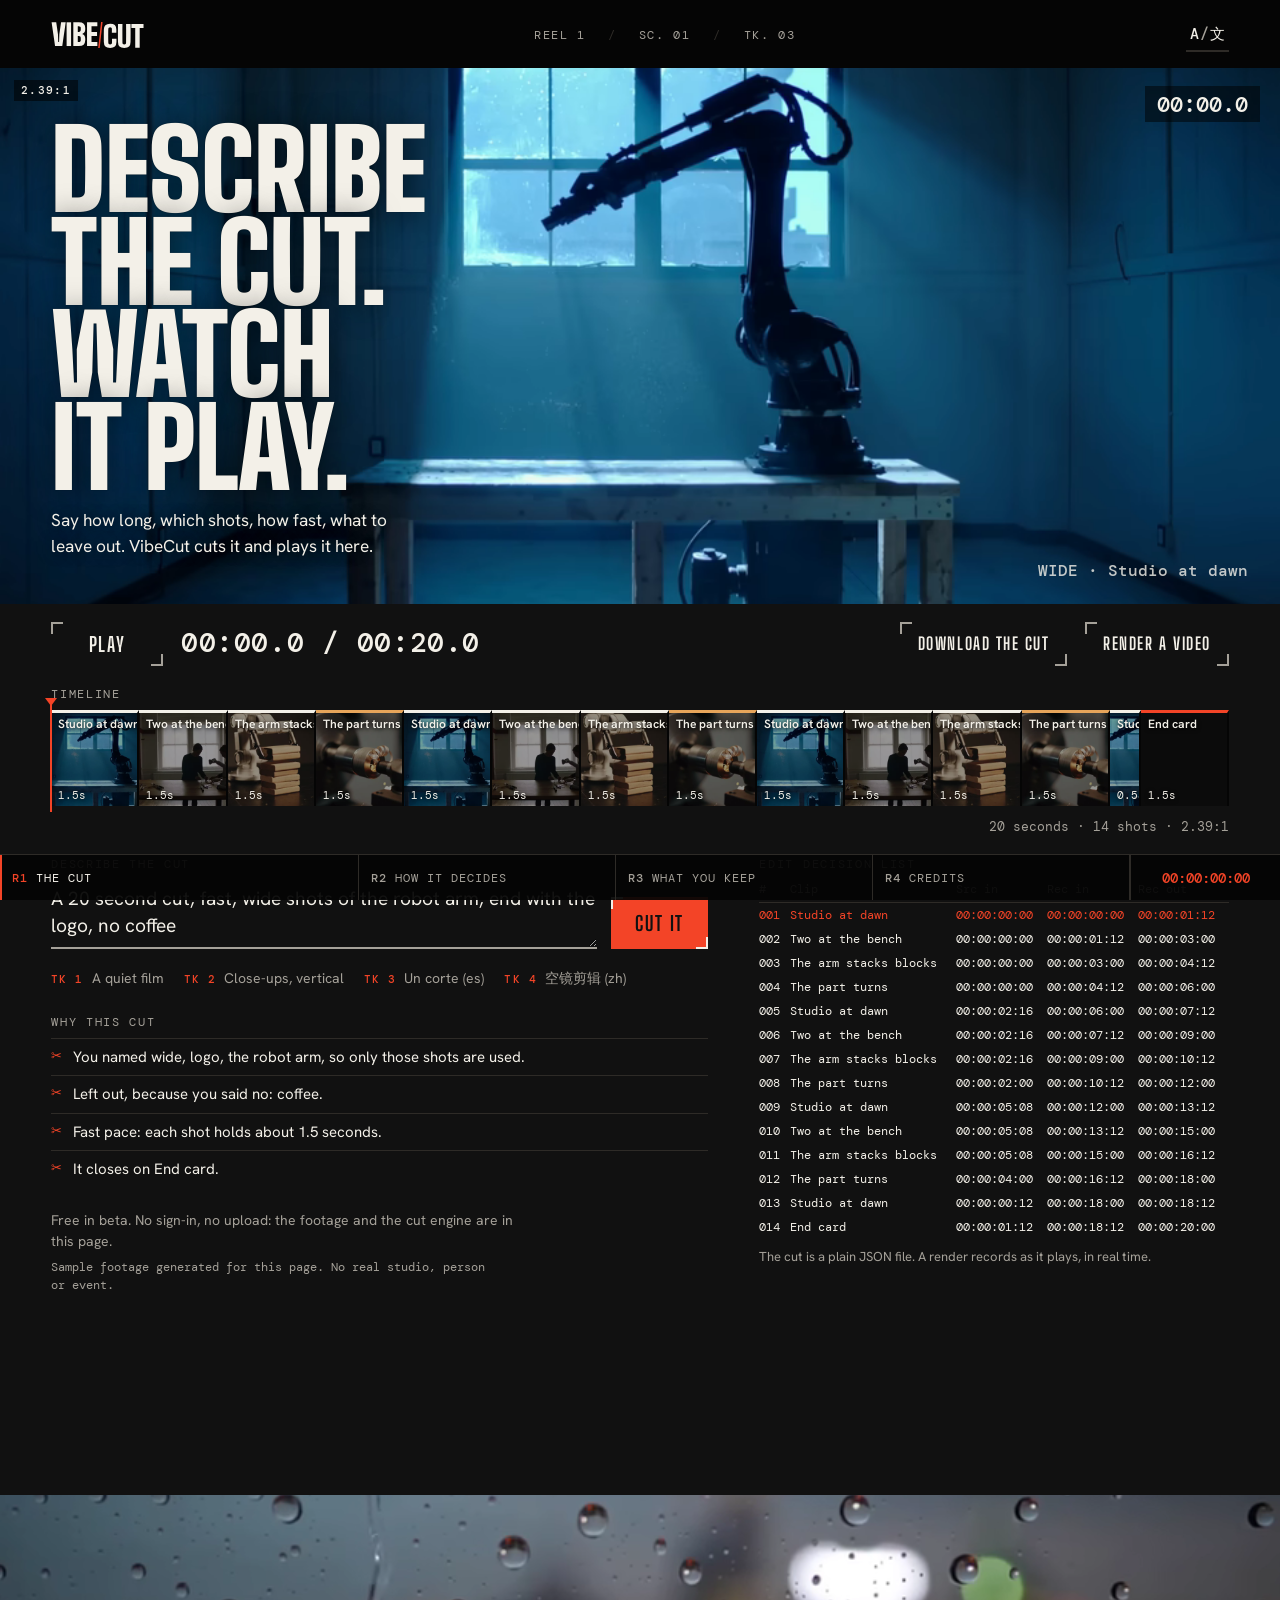
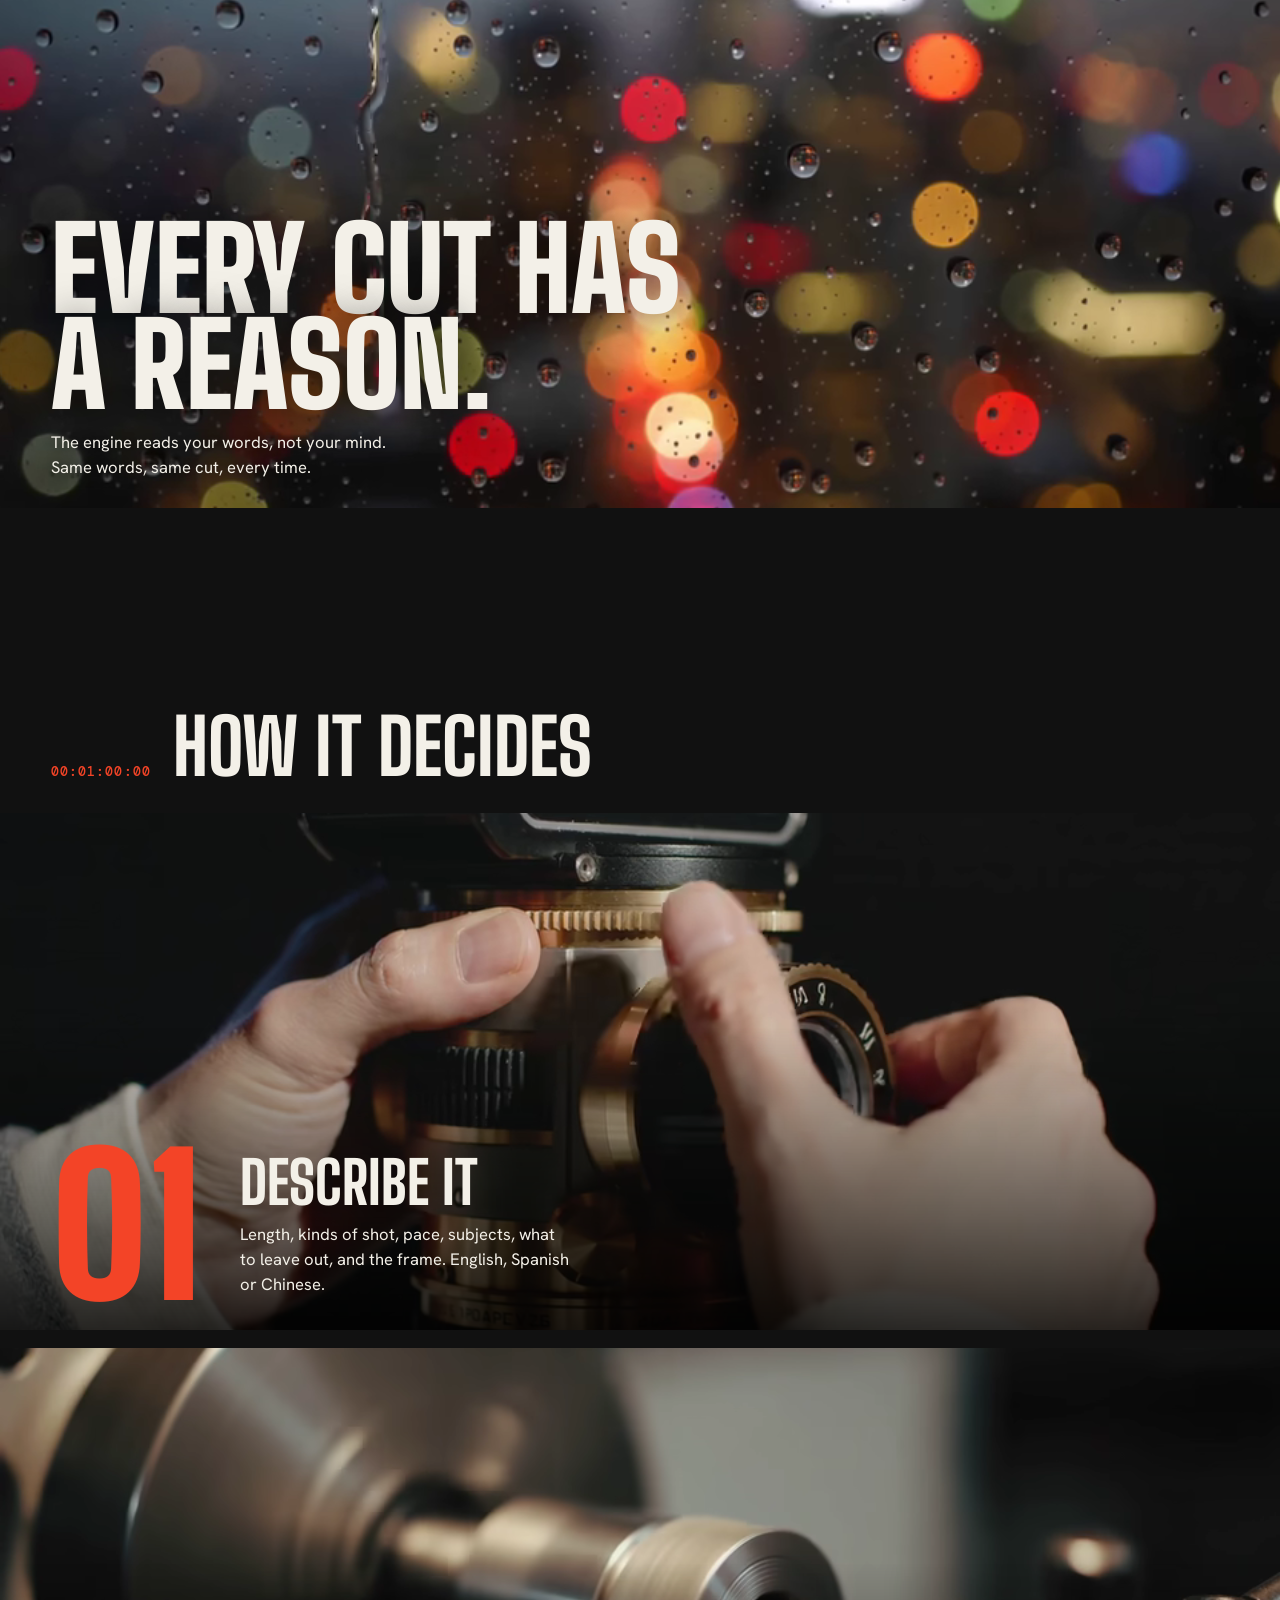
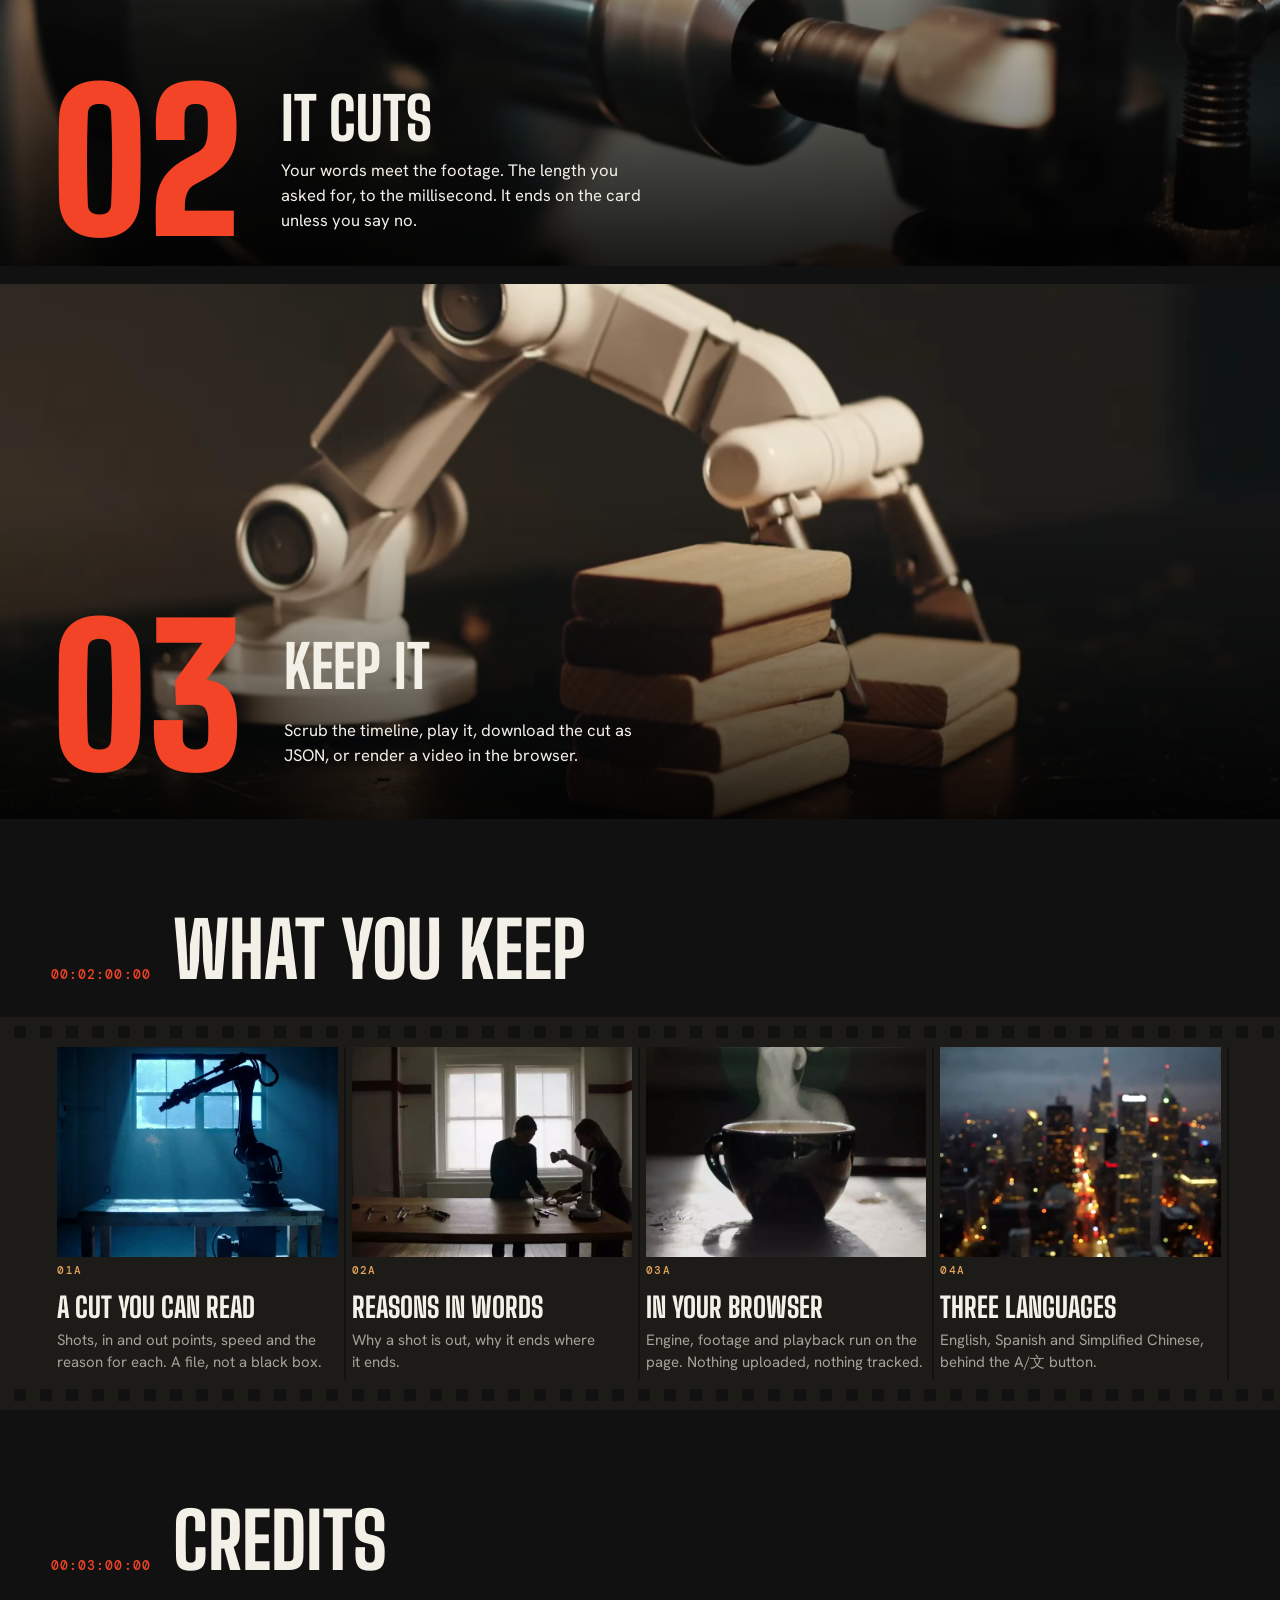
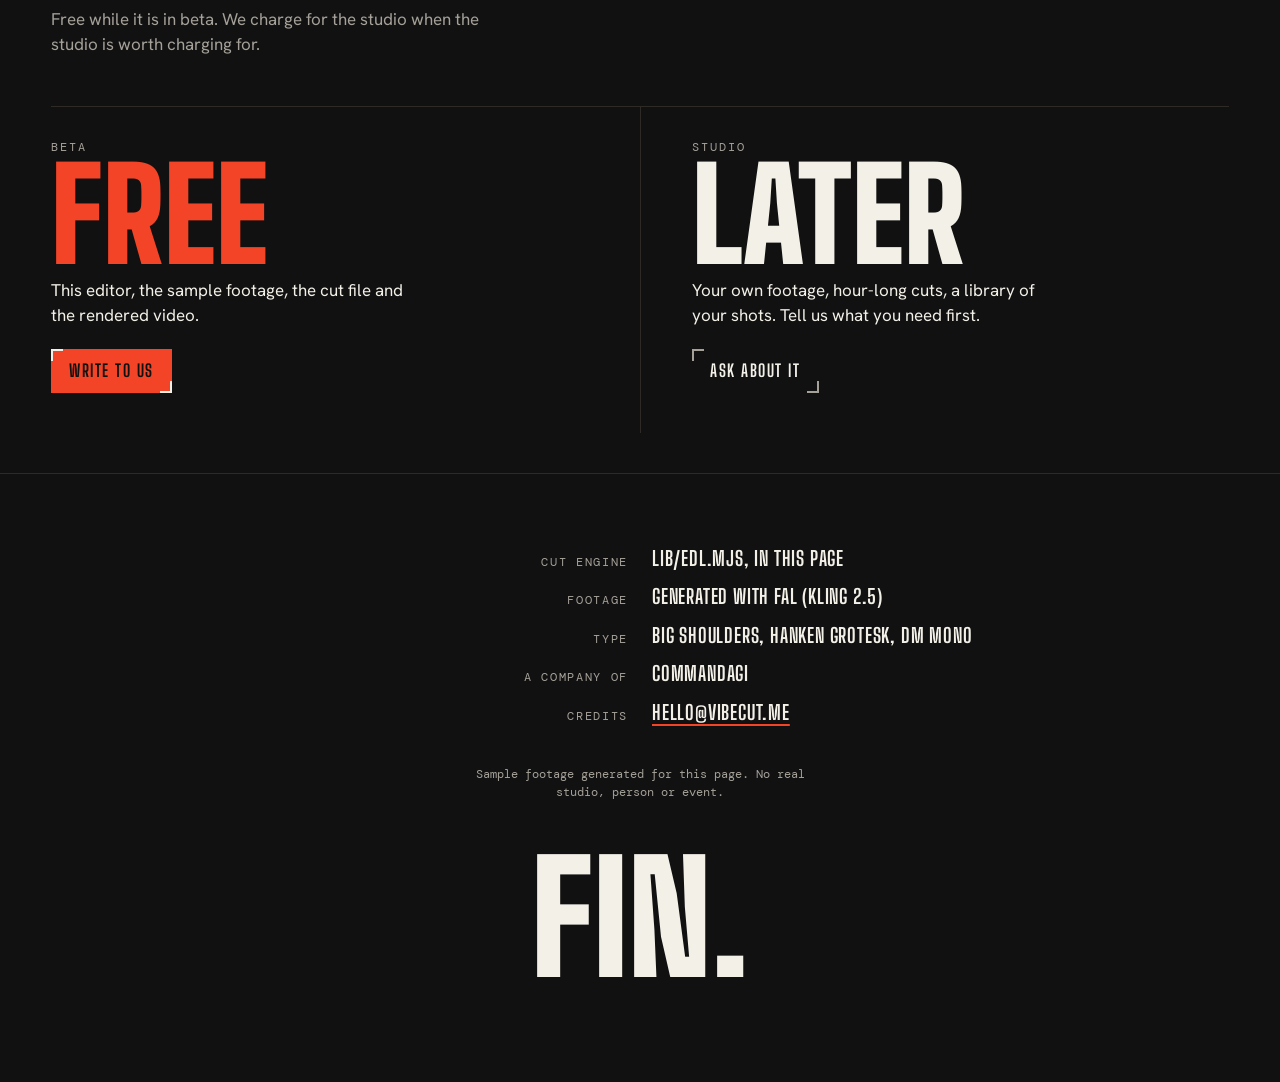
<file: index.html>
<!doctype html>
<html lang="en">
<head>
<meta charset="utf-8">
<meta name="viewport" content="width=device-width, initial-scale=1">
<meta http-equiv="Content-Security-Policy" content="default-src 'self'; script-src 'self'; style-src 'self' 'unsafe-inline'; img-src 'self' data: blob:; media-src 'self' blob:; font-src 'self'; connect-src 'none'; object-src 'none'; base-uri 'none'; form-action 'none'">
<title>VibeCut: cut video by description</title>
<meta name="description" content="VibeCut is a browser-native video editor. Describe the cut — the length, the shots, the pace, what to leave out — and it builds the edit and plays it. Nothing is uploaded.">
<meta name="theme-color" content="#101010">
<meta property="og:title" content="VibeCut: cut video by description">
<meta property="og:description" content="VibeCut is a browser-native video editor. Describe the cut — the length, the shots, the pace, what to leave out — and it builds the edit and plays it. Nothing is uploaded.">
<meta property="og:image" content="https://vibecut.commandagi.app/og.png">
<meta property="og:url" content="https://vibecut.commandagi.app/">
<meta name="twitter:card" content="summary_large_image">
<link rel="canonical" href="https://vibecut.commandagi.app/">
<link rel="alternate" hreflang="en" href="https://vibecut.commandagi.app/">
<link rel="alternate" hreflang="es" href="https://vibecut.commandagi.app/es/">
<link rel="alternate" hreflang="zh-Hans" href="https://vibecut.commandagi.app/zh/">
<link rel="alternate" hreflang="x-default" href="https://vibecut.commandagi.app/">
<link rel="preload" href="fonts/big-shoulders-latin.woff2" as="font" type="font/woff2" crossorigin>
<link rel="preload" href="fonts/hanken-latin.woff2" as="font" type="font/woff2" crossorigin>
<link rel="stylesheet" href="style.css">
<link rel="icon" href="mark.svg" type="image/svg+xml">
<link rel="apple-touch-icon" href="touch-icon.png">
</head>
<body data-locale="en" data-root="">
<a class="skip" href="#main">Skip to the content</a>

<header class="slate">
  <a class="brand" href="./" aria-label="VibeCut, home"><img src="wordmark.svg" alt="VibeCut" width="114" height="32"></a>
  <p class="slate__meta" aria-hidden="true"><span>Reel 1</span><span>Sc. 01</span><span>Tk. 03</span></p>
  <button class="lang-btn" type="button" aria-haspopup="dialog" aria-label="Language">
    <span class="lang-btn__glyph" aria-hidden="true">A<span>/</span><span lang="zh-Hans">文</span></span>
  </button>
</header>

<dialog id="lang" aria-label="Language">
  <h2>Language</h2>
  <ul>
    <li><a href="/" hreflang="en" lang="en">English</a></li>
    <li><a href="/es/" hreflang="es" lang="es">Español</a></li>
    <li><a href="/zh/" hreflang="zh-Hans" lang="zh-Hans">简体中文</a></li>
  </ul>
  <button class="key" type="button" data-close>Close</button>
</dialog>

<main id="main">
  <section class="screening" id="cut" aria-labelledby="title">
    <div class="screen-well">
      <div class="screen" id="screen" data-frame="scope">
        <canvas id="preview" width="1280" height="536" aria-label="Describe the cut. Watch it play."></canvas>
        <p class="frame-tag" aria-hidden="true"><span id="frame-name">2.39:1</span></p>
      </div>
      <div class="title-card">
        <h1 id="title">Describe the cut. Watch it play.</h1>
        <p class="lede">Say how long, which shots, how fast, what to leave out. VibeCut cuts it and plays it here.</p>
      </div>
    </div>

    <div class="deck">
      <div class="transport">
        <button class="key key--play" type="button" id="play">Play</button>
        <output class="clock" id="clock" aria-live="off">00:00.0 / 00:20</output>
        <button class="key" type="button" id="download">Download the cut</button>
        <button class="key" type="button" id="export">Render a video</button>
      </div>

      <div class="timeline-shell">
        <p class="rule-label" id="timeline-label">Timeline</p>
        <div class="timeline" id="timeline" role="group" aria-labelledby="timeline-label"></div>
      </div>

      <form class="cmd" id="cut-form">
        <label for="description">Describe the cut</label>
        <div class="cmd__row">
          <textarea id="description" name="description" rows="2">A 20 second cut, fast, wide shots of the robot arm, end with the logo, no coffee</textarea>
          <button class="key key--cut" type="submit">Cut it</button>
        </div>
        <div class="takes" role="group" aria-label="Takes">
          <button type="button" data-preset="A quiet 30 second film of the studio at dawn, slow, no city"><span aria-hidden="true">TK 1</span> A quiet film</button>
          <button type="button" data-preset="15 seconds of close-ups, the hands and the lens, slow motion, vertical"><span aria-hidden="true">TK 2</span> Close-ups, vertical</button>
          <button type="button" data-preset="Un corte de 20 segundos del brazo robot, rápido, sin café, cuadrado"><span aria-hidden="true">TK 3</span> Un corte (es)</button>
          <button type="button" data-preset="25 秒，全景，城市，快剪，不要咖啡"><span aria-hidden="true">TK 4</span> 空镜剪辑 (zh)</button>
        </div>
      </form>

      <p class="summary" id="summary" role="status"></p>

      <div class="notes">
        <div class="why">
          <h2>Why this cut</h2>
          <ul id="why"></ul>
        </div>
        <div class="edl-wrap">
          <h2>Edit decision list</h2>
          <table class="edl" id="edl"></table>
          <p class="save-note">The cut is a plain JSON file. A render records as it plays, in real time.</p>
        </div>
      </div>

      <p class="fine">Free in beta. No sign-in, no upload: the footage and the cut engine are in this page. <span class="disclose">Sample footage generated for this page. No real studio, person or event.</span></p>
      <p id="lang-hint" hidden><a href="/"></a></p>
    </div>
  </section>

  <section class="interstitial" aria-labelledby="reason">
    <div class="interstitial__picture"><video class="loop " muted loop playsinline preload="none" poster="media/city-night.webp" aria-hidden="true" tabindex="-1">
        <source src="media/city-night.webm" type='video/webm; codecs="av01.0.05M.08"'>
        <source src="media/city-night.mp4" type="video/mp4">
      </video></div>
    <div class="interstitial__words">
      <h2 id="reason">Every cut has a reason.</h2>
      <p>The engine reads your words, not your mind. Same words, same cut, every time.</p>
    </div>
  </section>

  <section class="plates" id="how" aria-labelledby="how-h">
    <h2 class="section-title" id="how-h"><span class="tc" aria-hidden="true">00:01:00:00</span>How it decides</h2>
    <ol>
      <li class="plate">
        <div class="plate__picture"><video class="loop " muted loop playsinline preload="none" poster="media/lens-hands.webp" aria-hidden="true" tabindex="-1">
        <source src="media/lens-hands.webm" type='video/webm; codecs="av01.0.05M.08"'>
        <source src="media/lens-hands.mp4" type="video/mp4">
      </video></div>
        <div class="plate__words">
          <p class="plate__num" aria-hidden="true">01</p>
          <h3>Describe it</h3>
          <p>Length, kinds of shot, pace, subjects, what to leave out, and the frame. English, Spanish or Chinese.</p>
        </div>
      </li>
      <li class="plate">
        <div class="plate__picture"><video class="loop " muted loop playsinline preload="none" poster="media/lathe-turn.webp" aria-hidden="true" tabindex="-1">
        <source src="media/lathe-turn.webm" type='video/webm; codecs="av01.0.05M.08"'>
        <source src="media/lathe-turn.mp4" type="video/mp4">
      </video></div>
        <div class="plate__words">
          <p class="plate__num" aria-hidden="true">02</p>
          <h3>It cuts</h3>
          <p>Your words meet the footage. The length you asked for, to the millisecond. It ends on the card unless you say no.</p>
        </div>
      </li>
      <li class="plate">
        <div class="plate__picture"><video class="loop " muted loop playsinline preload="none" poster="media/arm-stack.webp" aria-hidden="true" tabindex="-1">
        <source src="media/arm-stack.webm" type='video/webm; codecs="av01.0.05M.08"'>
        <source src="media/arm-stack.mp4" type="video/mp4">
      </video></div>
        <div class="plate__words">
          <p class="plate__num" aria-hidden="true">03</p>
          <h3>Keep it</h3>
          <p>Scrub the timeline, play it, download the cut as JSON, or render a video in the browser.</p>
        </div>
      </li>
    </ol>
  </section>

  <section class="contact" id="what" aria-labelledby="what-h">
    <h2 class="section-title" id="what-h"><span class="tc" aria-hidden="true">00:02:00:00</span>What you keep</h2>
    <ul class="strip">
      <li class="frame">
        <img src="media/dawn-studio.webp" alt="" width="960" height="540" loading="lazy" decoding="async">
        <p class="frame__no" aria-hidden="true">01A</p>
        <h3>A cut you can read</h3>
        <p>Shots, in and out points, speed and the reason for each. A file, not a black box.</p>
      </li>
      <li class="frame">
        <img src="media/studio-wide.webp" alt="" width="960" height="540" loading="lazy" decoding="async">
        <p class="frame__no" aria-hidden="true">02A</p>
        <h3>Reasons in words</h3>
        <p>Why a shot is out, why it ends where it ends.</p>
      </li>
      <li class="frame">
        <img src="media/coffee-steam.webp" alt="" width="960" height="540" loading="lazy" decoding="async">
        <p class="frame__no" aria-hidden="true">03A</p>
        <h3>In your browser</h3>
        <p>Engine, footage and playback run on the page. Nothing uploaded, nothing tracked.</p>
      </li>
      <li class="frame">
        <img src="media/city-night.webp" alt="" width="960" height="540" loading="lazy" decoding="async">
        <p class="frame__no" aria-hidden="true">04A</p>
        <h3>Three languages</h3>
        <p>English, Spanish and Simplified Chinese, behind the A/文 button.</p>
      </li>
    </ul>
  </section>

  <section class="credits" id="pricing" aria-labelledby="credits-h">
    <h2 class="section-title" id="credits-h"><span class="tc" aria-hidden="true">00:03:00:00</span>Credits</h2>
    <p class="credits__sub">Free while it is in beta. We charge for the studio when the studio is worth charging for.</p>
    <div class="billing">
      <div class="bill">
        <h3>Beta</h3>
        <p class="bill__price">Free</p>
        <p>This editor, the sample footage, the cut file and the rendered video.</p>
        <a class="key key--cut" href="mailto:hello@vibecut.me">Write to us</a>
      </div>
      <div class="bill">
        <h3>Studio</h3>
        <p class="bill__price">Later</p>
        <p>Your own footage, hour-long cuts, a library of your shots. Tell us what you need first.</p>
        <a class="key" href="mailto:hello@vibecut.me?subject=VibeCut%20Studio">Ask about it</a>
      </div>
    </div>
  </section>
</main>

<footer class="roll">
  <dl>
    <div><dt>Cut engine</dt><dd>lib/edl.mjs, in this page</dd></div>
    <div><dt>Footage</dt><dd>generated with fal (Kling 2.5)</dd></div>
    <div><dt>Type</dt><dd>Big Shoulders, Hanken Grotesk, DM Mono</dd></div>
    <div><dt>A company of</dt><dd>CommandAGI</dd></div>
    <div><dt>Credits</dt><dd><a href="mailto:hello@vibecut.me">hello@vibecut.me</a></dd></div>
  </dl>
  <p class="disclose">Sample footage generated for this page. No real studio, person or event.</p>
  <p class="fin">Fin.</p>
</footer>

<nav class="reel" aria-label="Site">
  <ol class="reel__track">
    <li><a href="#cut"><span class="reel__no" aria-hidden="true">R1</span> <span class="reel__label">The cut</span></a></li>
    <li><a href="#how"><span class="reel__no" aria-hidden="true">R2</span> <span class="reel__label">How it decides</span></a></li>
    <li><a href="#what"><span class="reel__no" aria-hidden="true">R3</span> <span class="reel__label">What you keep</span></a></li>
    <li><a href="#pricing"><span class="reel__no" aria-hidden="true">R4</span> <span class="reel__label">Credits</span></a></li>
  </ol>
  <span class="reel__head" aria-hidden="true"></span>
  <span class="reel__tc" id="scroll-tc" aria-hidden="true">00:00:00:00</span>
</nav>

<script type="module" src="app/lang.mjs"></script>
<script type="module" src="app/reels.mjs"></script>
<script type="module" src="app/app.mjs"></script>
</body>
</html>
</file>
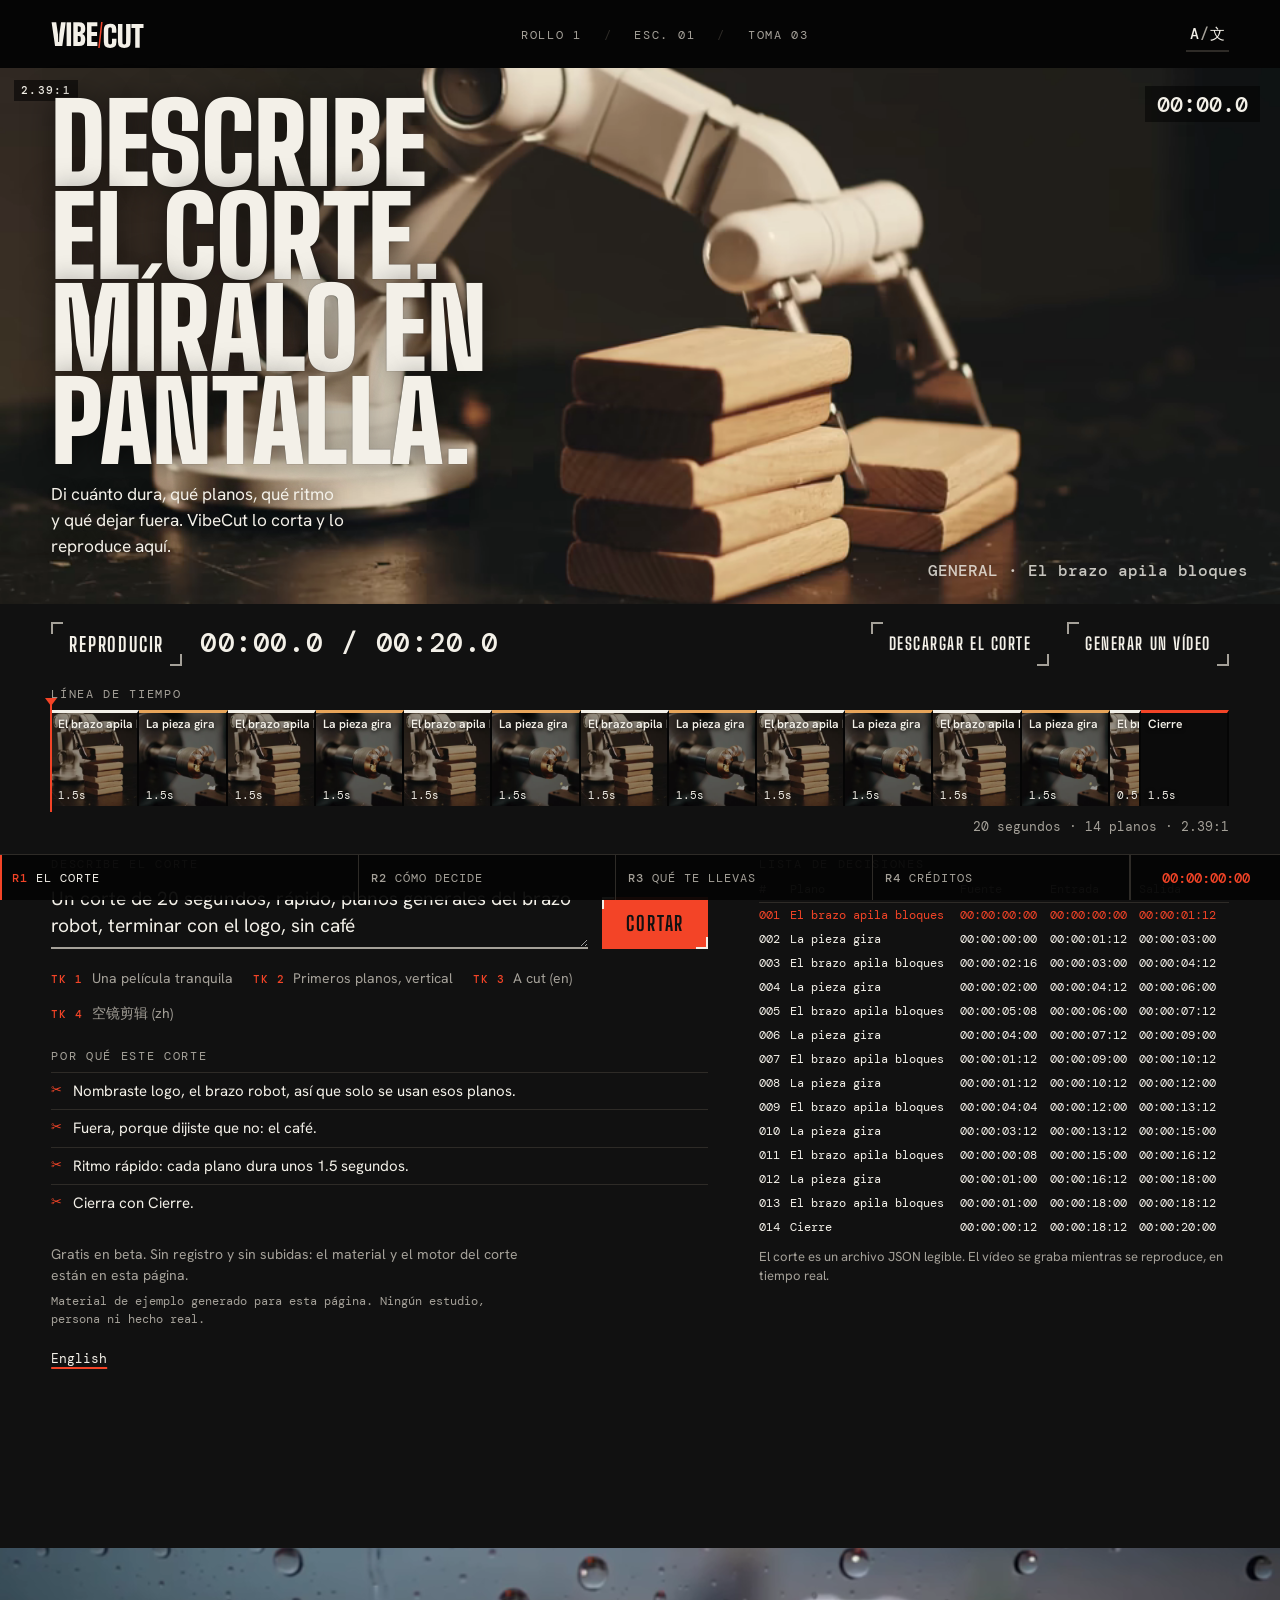
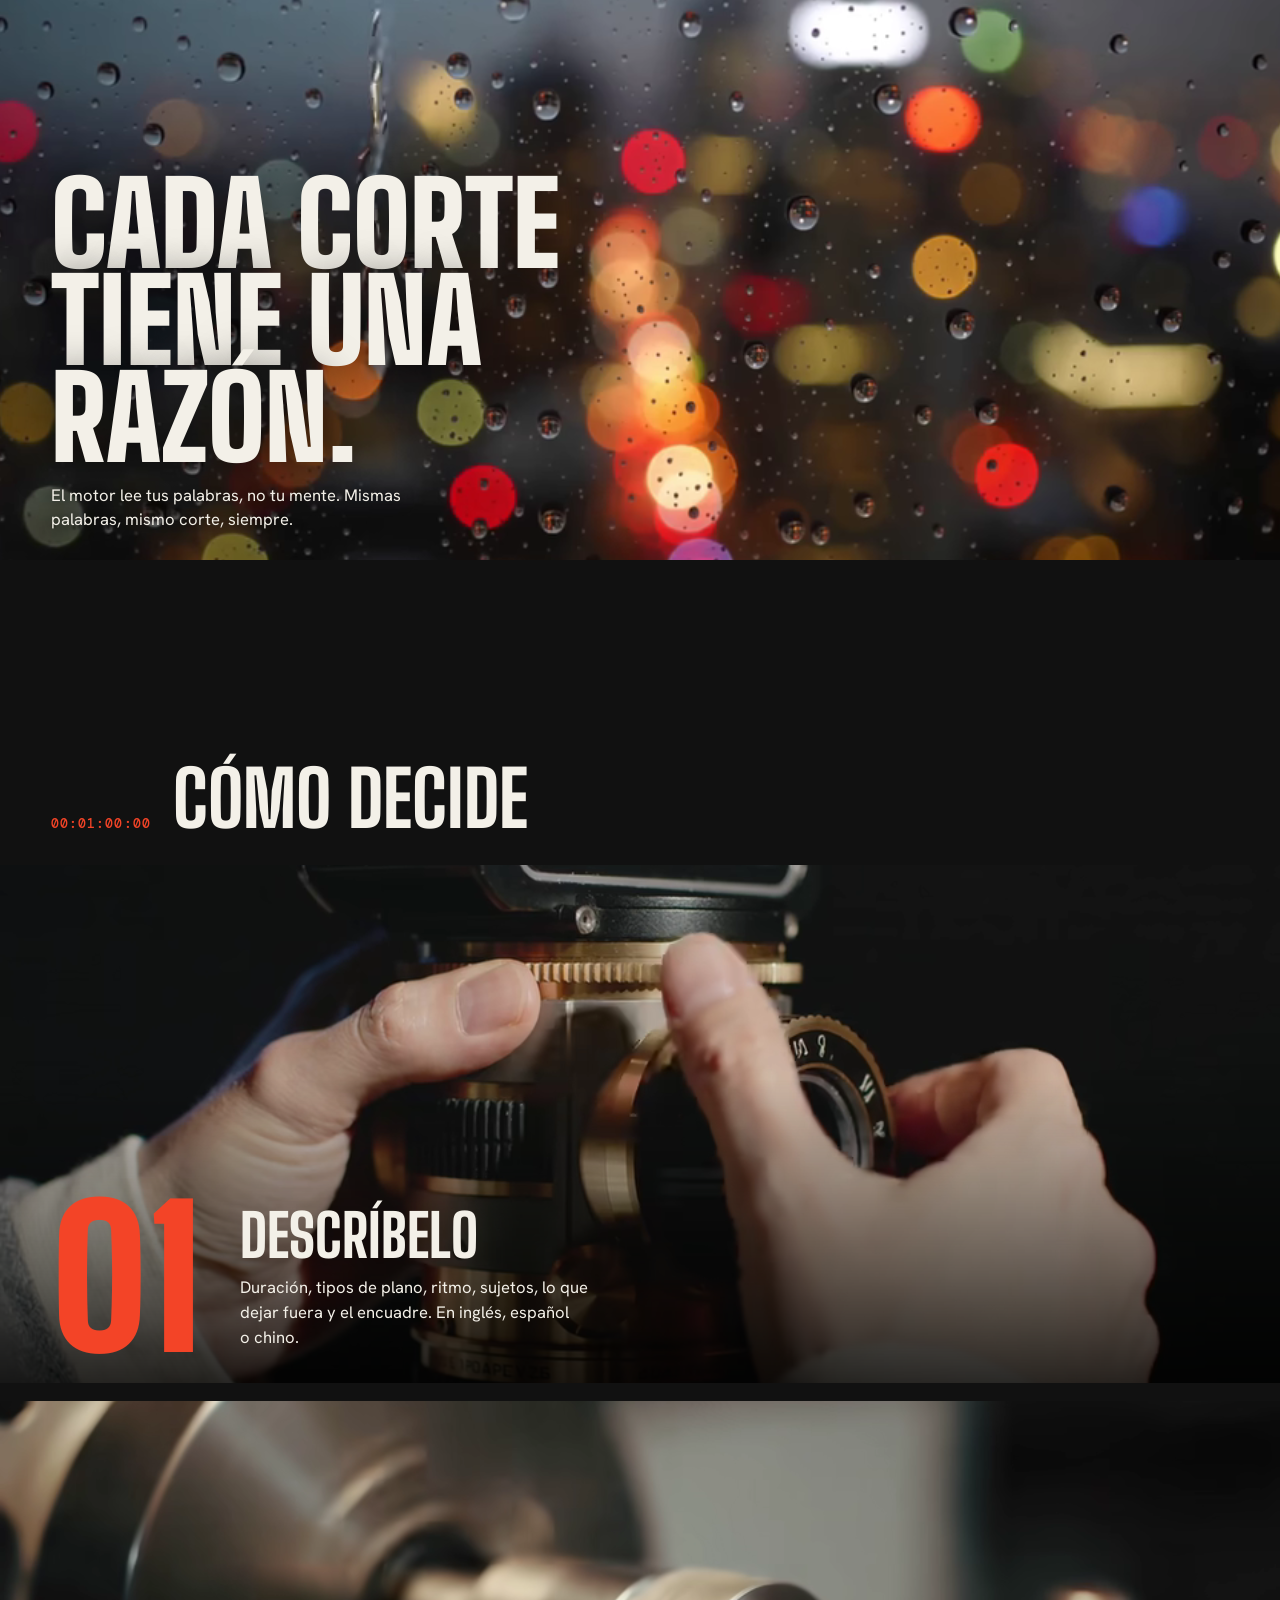
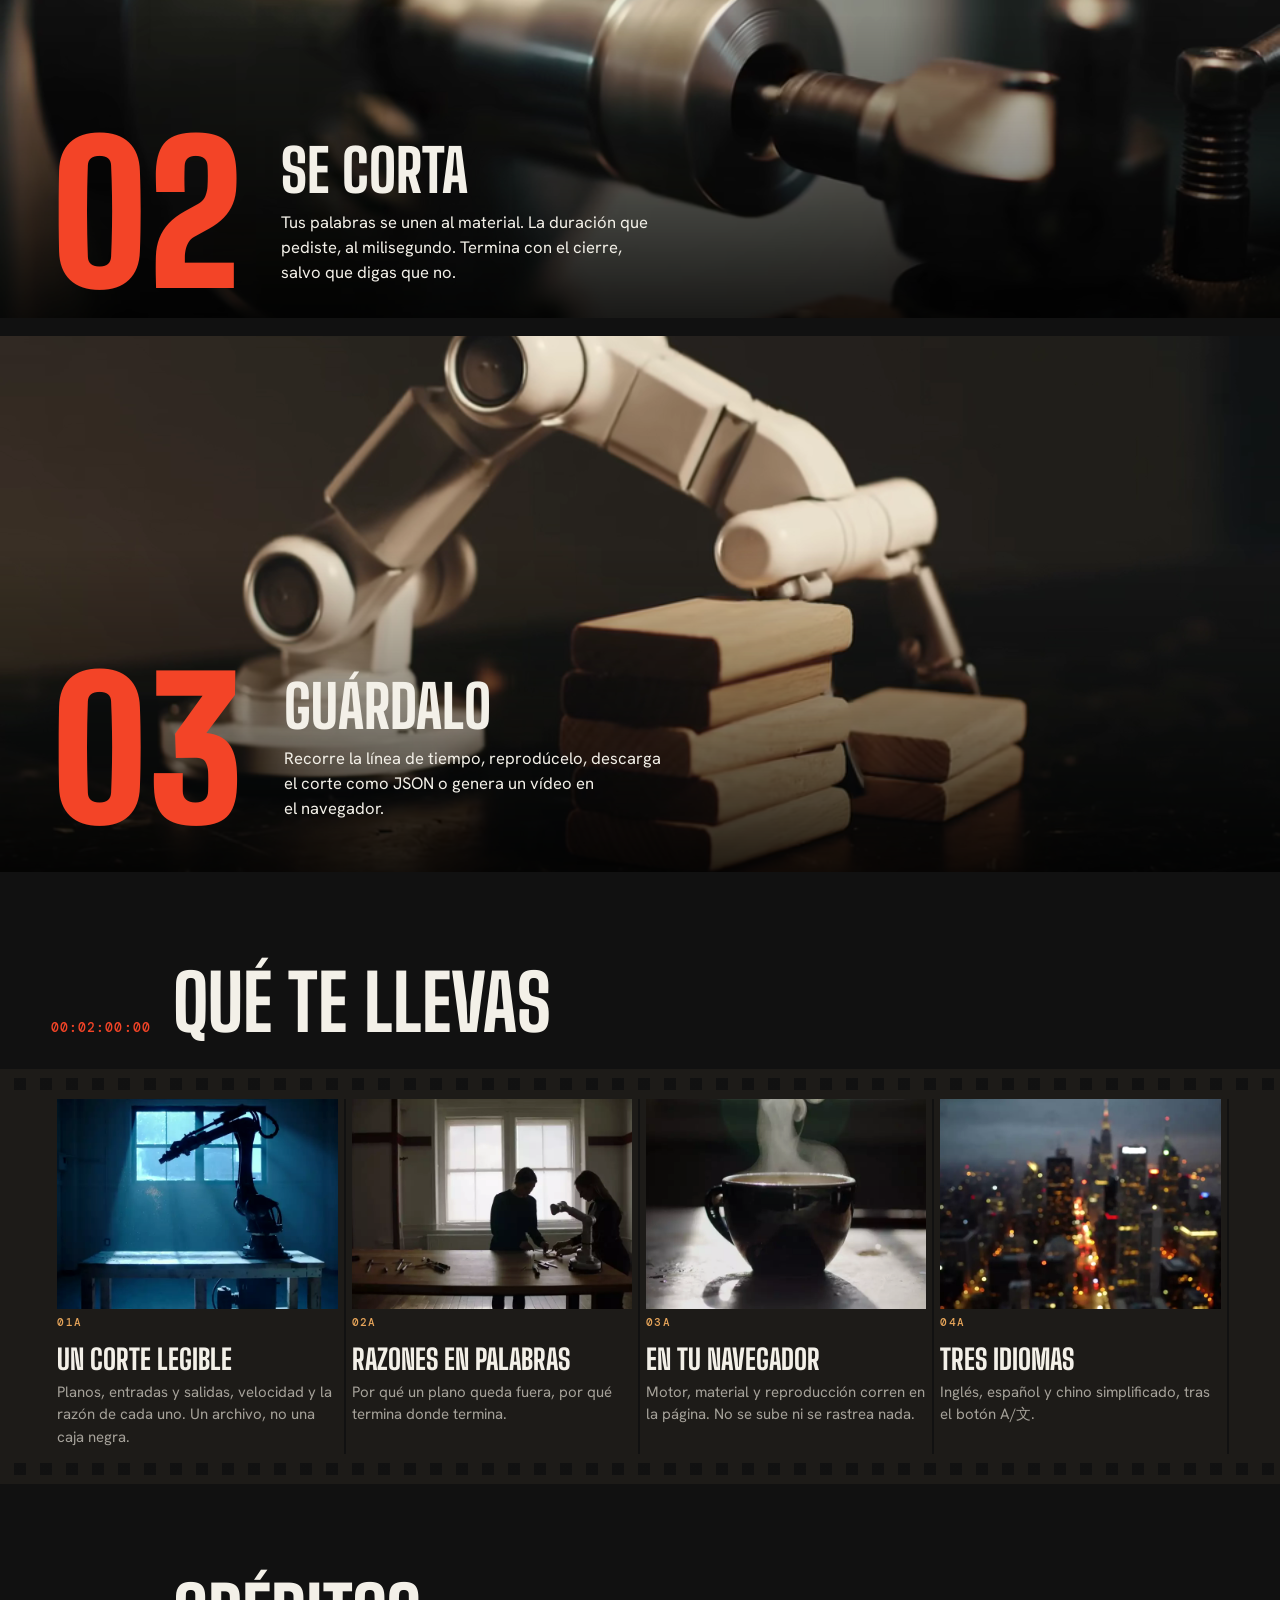
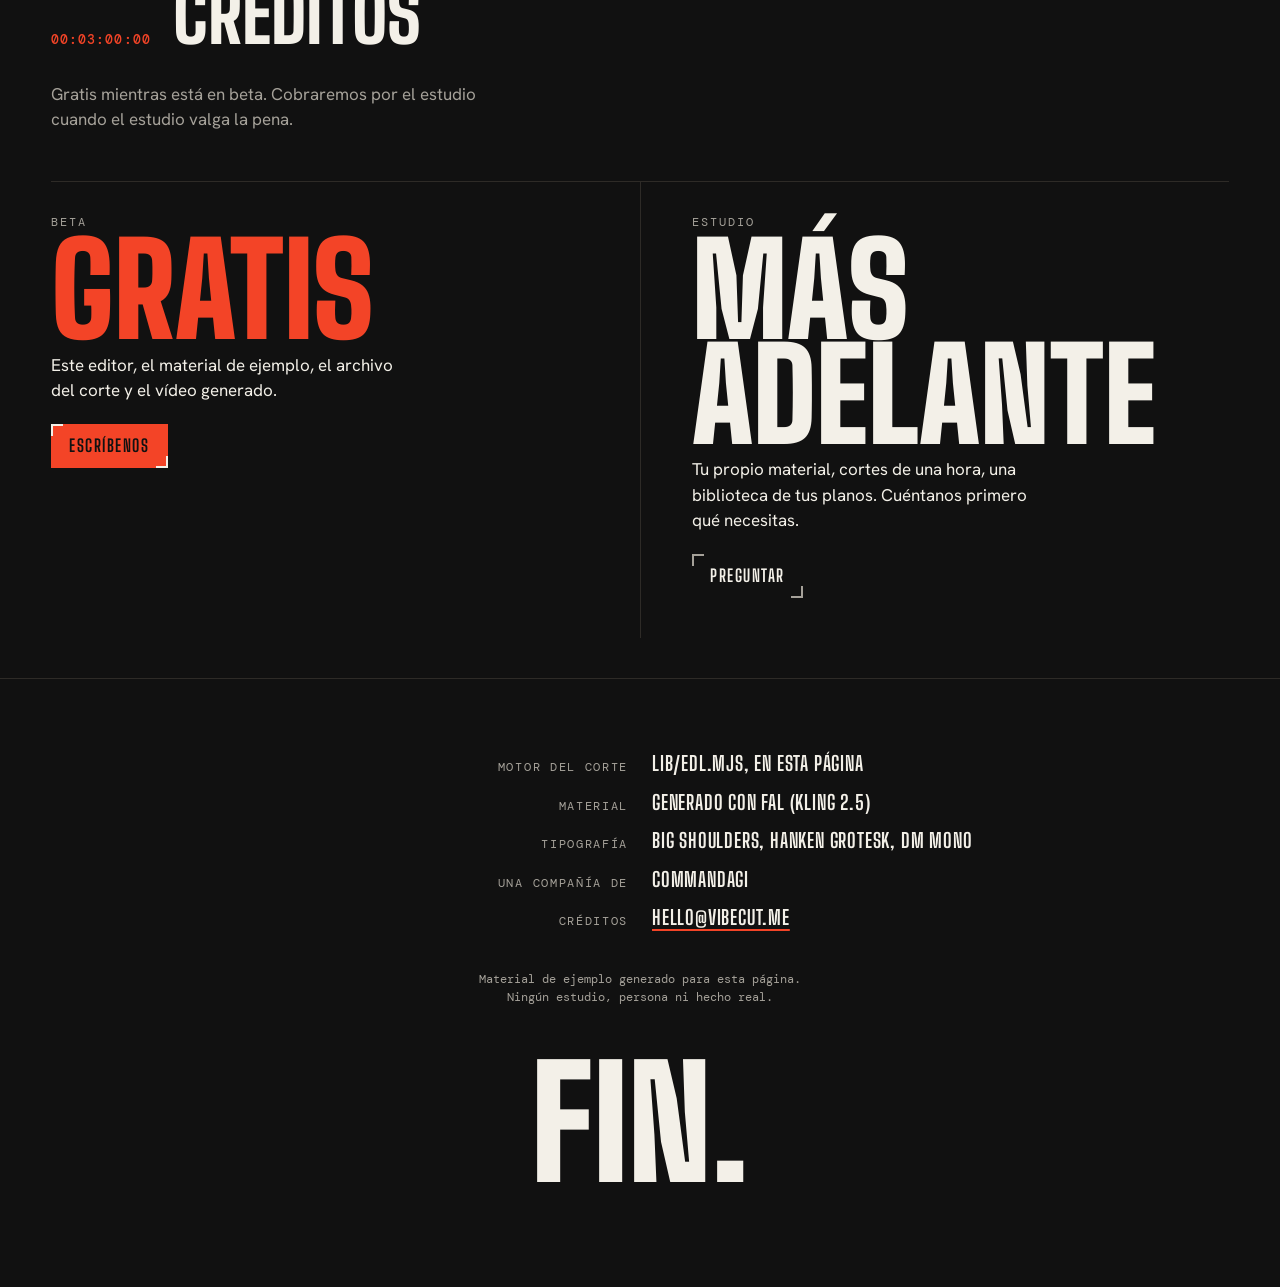
<file: es/index.html>
<!doctype html>
<html lang="es">
<head>
<meta charset="utf-8">
<meta name="viewport" content="width=device-width, initial-scale=1">
<meta http-equiv="Content-Security-Policy" content="default-src 'self'; script-src 'self'; style-src 'self' 'unsafe-inline'; img-src 'self' data: blob:; media-src 'self' blob:; font-src 'self'; connect-src 'none'; object-src 'none'; base-uri 'none'; form-action 'none'">
<title>VibeCut: corta vídeo describiéndolo</title>
<meta name="description" content="VibeCut es un editor de vídeo en el navegador. Describe el corte —la duración, los planos, el ritmo, lo que quieres dejar fuera— y construye el montaje y lo reproduce. No se sube nada.">
<meta name="theme-color" content="#101010">
<meta property="og:title" content="VibeCut: corta vídeo describiéndolo">
<meta property="og:description" content="VibeCut es un editor de vídeo en el navegador. Describe el corte —la duración, los planos, el ritmo, lo que quieres dejar fuera— y construye el montaje y lo reproduce. No se sube nada.">
<meta property="og:image" content="https://vibecut.commandagi.app/og.png">
<meta property="og:url" content="https://vibecut.commandagi.app/es/">
<meta name="twitter:card" content="summary_large_image">
<link rel="canonical" href="https://vibecut.commandagi.app/es/">
<link rel="alternate" hreflang="en" href="https://vibecut.commandagi.app/">
<link rel="alternate" hreflang="es" href="https://vibecut.commandagi.app/es/">
<link rel="alternate" hreflang="zh-Hans" href="https://vibecut.commandagi.app/zh/">
<link rel="alternate" hreflang="x-default" href="https://vibecut.commandagi.app/">
<link rel="preload" href="../fonts/big-shoulders-latin.woff2" as="font" type="font/woff2" crossorigin>
<link rel="preload" href="../fonts/hanken-latin.woff2" as="font" type="font/woff2" crossorigin>
<link rel="stylesheet" href="../style.css">
<link rel="icon" href="../mark.svg" type="image/svg+xml">
<link rel="apple-touch-icon" href="../touch-icon.png">
</head>
<body data-locale="es" data-root="../">
<a class="skip" href="#main">Saltar al contenido</a>

<header class="slate">
  <a class="brand" href="../" aria-label="VibeCut, inicio"><img src="../wordmark.svg" alt="VibeCut" width="114" height="32"></a>
  <p class="slate__meta" aria-hidden="true"><span>Rollo 1</span><span>Esc. 01</span><span>Toma 03</span></p>
  <button class="lang-btn" type="button" aria-haspopup="dialog" aria-label="Idioma">
    <span class="lang-btn__glyph" aria-hidden="true">A<span>/</span><span lang="zh-Hans">文</span></span>
  </button>
</header>

<dialog id="lang" aria-label="Idioma">
  <h2>Idioma</h2>
  <ul>
    <li><a href="/" hreflang="en" lang="en">English</a></li>
    <li><a href="/es/" hreflang="es" lang="es">Español</a></li>
    <li><a href="/zh/" hreflang="zh-Hans" lang="zh-Hans">简体中文</a></li>
  </ul>
  <button class="key" type="button" data-close>Cerrar</button>
</dialog>

<main id="main">
  <section class="screening" id="cut" aria-labelledby="title">
    <div class="screen-well">
      <div class="screen" id="screen" data-frame="scope">
        <canvas id="preview" width="1280" height="536" aria-label="Describe el corte. Míralo en pantalla."></canvas>
        <p class="frame-tag" aria-hidden="true"><span id="frame-name">2.39:1</span></p>
      </div>
      <div class="title-card">
        <h1 id="title">Describe el corte. Míralo en pantalla.</h1>
        <p class="lede">Di cuánto dura, qué planos, qué ritmo y qué dejar fuera. VibeCut lo corta y lo reproduce aquí.</p>
      </div>
    </div>

    <div class="deck">
      <div class="transport">
        <button class="key key--play" type="button" id="play">Reproducir</button>
        <output class="clock" id="clock" aria-live="off">00:00.0 / 00:20</output>
        <button class="key" type="button" id="download">Descargar el corte</button>
        <button class="key" type="button" id="export">Generar un vídeo</button>
      </div>

      <div class="timeline-shell">
        <p class="rule-label" id="timeline-label">Línea de tiempo</p>
        <div class="timeline" id="timeline" role="group" aria-labelledby="timeline-label"></div>
      </div>

      <form class="cmd" id="cut-form">
        <label for="description">Describe el corte</label>
        <div class="cmd__row">
          <textarea id="description" name="description" rows="2">Un corte de 20 segundos, rápido, planos generales del brazo robot, terminar con el logo, sin café</textarea>
          <button class="key key--cut" type="submit">Cortar</button>
        </div>
        <div class="takes" role="group" aria-label="Tomas">
          <button type="button" data-preset="Una película tranquila de 30 segundos del estudio al amanecer, lento, sin ciudad"><span aria-hidden="true">TK 1</span> Una película tranquila</button>
          <button type="button" data-preset="15 segundos de primeros planos, las manos y el objetivo, cámara lenta, vertical"><span aria-hidden="true">TK 2</span> Primeros planos, vertical</button>
          <button type="button" data-preset="A 20 second cut of the robot arm, fast, no coffee, square"><span aria-hidden="true">TK 3</span> A cut (en)</button>
          <button type="button" data-preset="25 秒，全景，城市，快剪，不要咖啡"><span aria-hidden="true">TK 4</span> 空镜剪辑 (zh)</button>
        </div>
      </form>

      <p class="summary" id="summary" role="status"></p>

      <div class="notes">
        <div class="why">
          <h2>Por qué este corte</h2>
          <ul id="why"></ul>
        </div>
        <div class="edl-wrap">
          <h2>Lista de decisiones</h2>
          <table class="edl" id="edl"></table>
          <p class="save-note">El corte es un archivo JSON legible. El vídeo se graba mientras se reproduce, en tiempo real.</p>
        </div>
      </div>

      <p class="fine">Gratis en beta. Sin registro y sin subidas: el material y el motor del corte están en esta página. <span class="disclose">Material de ejemplo generado para esta página. Ningún estudio, persona ni hecho real.</span></p>
      <p id="lang-hint" hidden><a href="/"></a></p>
    </div>
  </section>

  <section class="interstitial" aria-labelledby="reason">
    <div class="interstitial__picture"><video class="loop " muted loop playsinline preload="none" poster="../media/city-night.webp" aria-hidden="true" tabindex="-1">
        <source src="../media/city-night.webm" type='video/webm; codecs="av01.0.05M.08"'>
        <source src="../media/city-night.mp4" type="video/mp4">
      </video></div>
    <div class="interstitial__words">
      <h2 id="reason">Cada corte tiene una razón.</h2>
      <p>El motor lee tus palabras, no tu mente. Mismas palabras, mismo corte, siempre.</p>
    </div>
  </section>

  <section class="plates" id="how" aria-labelledby="how-h">
    <h2 class="section-title" id="how-h"><span class="tc" aria-hidden="true">00:01:00:00</span>Cómo decide</h2>
    <ol>
      <li class="plate">
        <div class="plate__picture"><video class="loop " muted loop playsinline preload="none" poster="../media/lens-hands.webp" aria-hidden="true" tabindex="-1">
        <source src="../media/lens-hands.webm" type='video/webm; codecs="av01.0.05M.08"'>
        <source src="../media/lens-hands.mp4" type="video/mp4">
      </video></div>
        <div class="plate__words">
          <p class="plate__num" aria-hidden="true">01</p>
          <h3>Descríbelo</h3>
          <p>Duración, tipos de plano, ritmo, sujetos, lo que dejar fuera y el encuadre. En inglés, español o chino.</p>
        </div>
      </li>
      <li class="plate">
        <div class="plate__picture"><video class="loop " muted loop playsinline preload="none" poster="../media/lathe-turn.webp" aria-hidden="true" tabindex="-1">
        <source src="../media/lathe-turn.webm" type='video/webm; codecs="av01.0.05M.08"'>
        <source src="../media/lathe-turn.mp4" type="video/mp4">
      </video></div>
        <div class="plate__words">
          <p class="plate__num" aria-hidden="true">02</p>
          <h3>Se corta</h3>
          <p>Tus palabras se unen al material. La duración que pediste, al milisegundo. Termina con el cierre, salvo que digas que no.</p>
        </div>
      </li>
      <li class="plate">
        <div class="plate__picture"><video class="loop " muted loop playsinline preload="none" poster="../media/arm-stack.webp" aria-hidden="true" tabindex="-1">
        <source src="../media/arm-stack.webm" type='video/webm; codecs="av01.0.05M.08"'>
        <source src="../media/arm-stack.mp4" type="video/mp4">
      </video></div>
        <div class="plate__words">
          <p class="plate__num" aria-hidden="true">03</p>
          <h3>Guárdalo</h3>
          <p>Recorre la línea de tiempo, reprodúcelo, descarga el corte como JSON o genera un vídeo en el navegador.</p>
        </div>
      </li>
    </ol>
  </section>

  <section class="contact" id="what" aria-labelledby="what-h">
    <h2 class="section-title" id="what-h"><span class="tc" aria-hidden="true">00:02:00:00</span>Qué te llevas</h2>
    <ul class="strip">
      <li class="frame">
        <img src="../media/dawn-studio.webp" alt="" width="960" height="540" loading="lazy" decoding="async">
        <p class="frame__no" aria-hidden="true">01A</p>
        <h3>Un corte legible</h3>
        <p>Planos, entradas y salidas, velocidad y la razón de cada uno. Un archivo, no una caja negra.</p>
      </li>
      <li class="frame">
        <img src="../media/studio-wide.webp" alt="" width="960" height="540" loading="lazy" decoding="async">
        <p class="frame__no" aria-hidden="true">02A</p>
        <h3>Razones en palabras</h3>
        <p>Por qué un plano queda fuera, por qué termina donde termina.</p>
      </li>
      <li class="frame">
        <img src="../media/coffee-steam.webp" alt="" width="960" height="540" loading="lazy" decoding="async">
        <p class="frame__no" aria-hidden="true">03A</p>
        <h3>En tu navegador</h3>
        <p>Motor, material y reproducción corren en la página. No se sube ni se rastrea nada.</p>
      </li>
      <li class="frame">
        <img src="../media/city-night.webp" alt="" width="960" height="540" loading="lazy" decoding="async">
        <p class="frame__no" aria-hidden="true">04A</p>
        <h3>Tres idiomas</h3>
        <p>Inglés, español y chino simplificado, tras el botón A/文.</p>
      </li>
    </ul>
  </section>

  <section class="credits" id="pricing" aria-labelledby="credits-h">
    <h2 class="section-title" id="credits-h"><span class="tc" aria-hidden="true">00:03:00:00</span>Créditos</h2>
    <p class="credits__sub">Gratis mientras está en beta. Cobraremos por el estudio cuando el estudio valga la pena.</p>
    <div class="billing">
      <div class="bill">
        <h3>Beta</h3>
        <p class="bill__price">Gratis</p>
        <p>Este editor, el material de ejemplo, el archivo del corte y el vídeo generado.</p>
        <a class="key key--cut" href="mailto:hello@vibecut.me">Escríbenos</a>
      </div>
      <div class="bill">
        <h3>Estudio</h3>
        <p class="bill__price">Más adelante</p>
        <p>Tu propio material, cortes de una hora, una biblioteca de tus planos. Cuéntanos primero qué necesitas.</p>
        <a class="key" href="mailto:hello@vibecut.me?subject=VibeCut%20Studio">Preguntar</a>
      </div>
    </div>
  </section>
</main>

<footer class="roll">
  <dl>
    <div><dt>Motor del corte</dt><dd>lib/edl.mjs, en esta página</dd></div>
    <div><dt>Material</dt><dd>generado con fal (Kling 2.5)</dd></div>
    <div><dt>Tipografía</dt><dd>Big Shoulders, Hanken Grotesk, DM Mono</dd></div>
    <div><dt>Una compañía de</dt><dd>CommandAGI</dd></div>
    <div><dt>Créditos</dt><dd><a href="mailto:hello@vibecut.me">hello@vibecut.me</a></dd></div>
  </dl>
  <p class="disclose">Material de ejemplo generado para esta página. Ningún estudio, persona ni hecho real.</p>
  <p class="fin">Fin.</p>
</footer>

<nav class="reel" aria-label="Sitio">
  <ol class="reel__track">
    <li><a href="#cut"><span class="reel__no" aria-hidden="true">R1</span> <span class="reel__label">El corte</span></a></li>
    <li><a href="#how"><span class="reel__no" aria-hidden="true">R2</span> <span class="reel__label">Cómo decide</span></a></li>
    <li><a href="#what"><span class="reel__no" aria-hidden="true">R3</span> <span class="reel__label">Qué te llevas</span></a></li>
    <li><a href="#pricing"><span class="reel__no" aria-hidden="true">R4</span> <span class="reel__label">Créditos</span></a></li>
  </ol>
  <span class="reel__head" aria-hidden="true"></span>
  <span class="reel__tc" id="scroll-tc" aria-hidden="true">00:00:00:00</span>
</nav>

<script type="module" src="../app/lang.mjs"></script>
<script type="module" src="../app/reels.mjs"></script>
<script type="module" src="../app/app.mjs"></script>
</body>
</html>
</file>
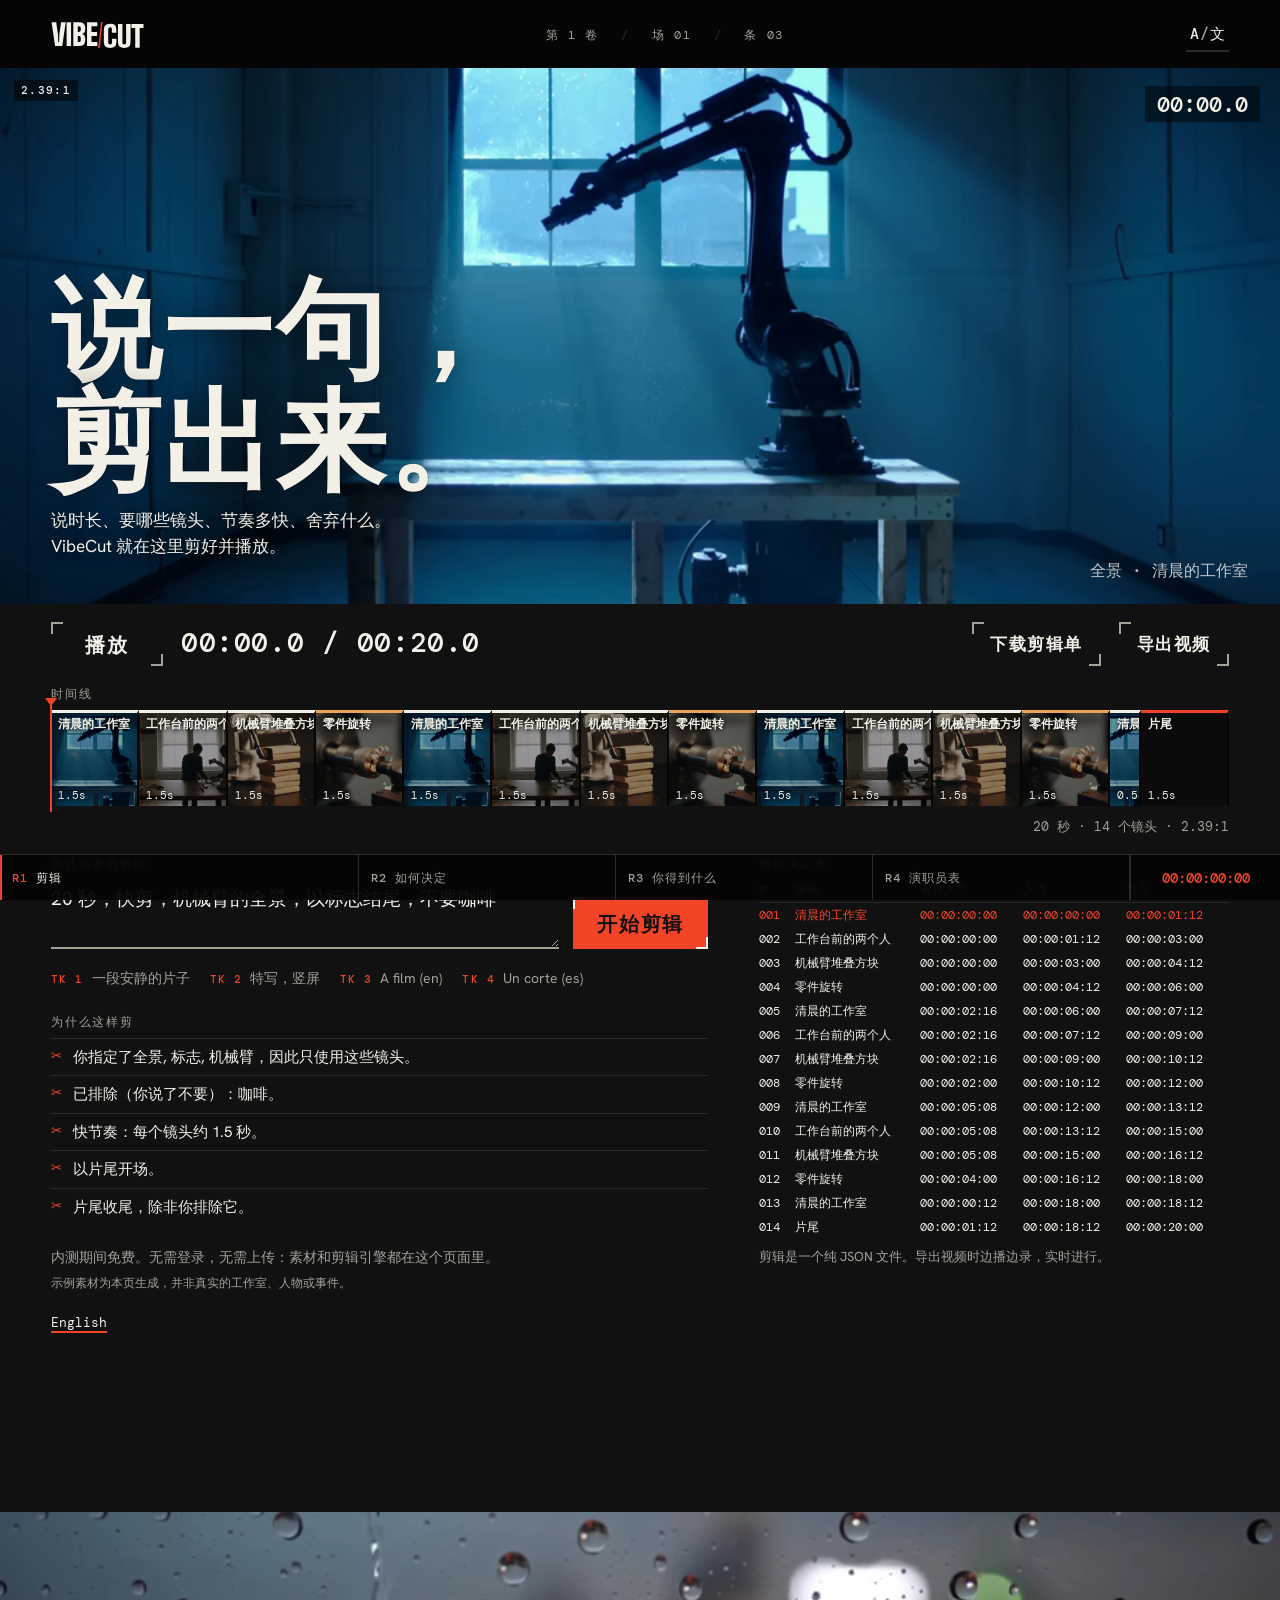
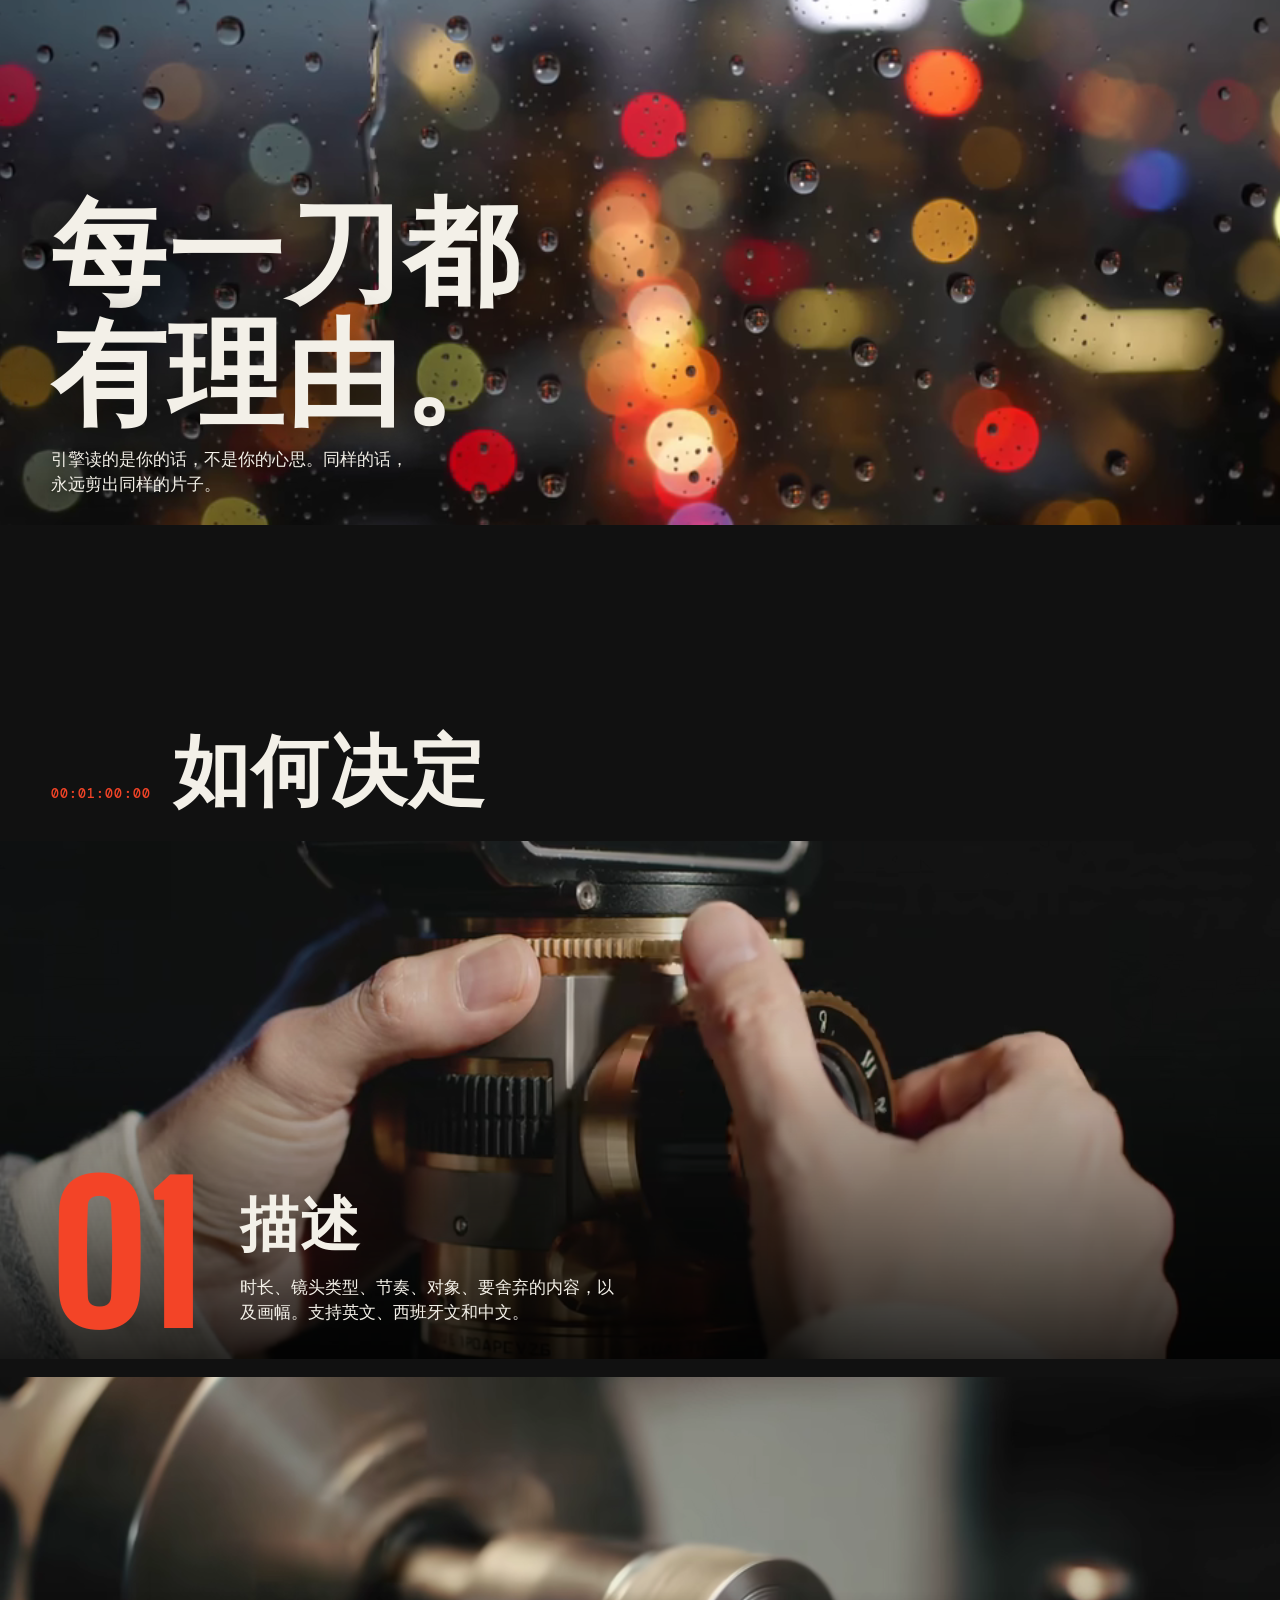
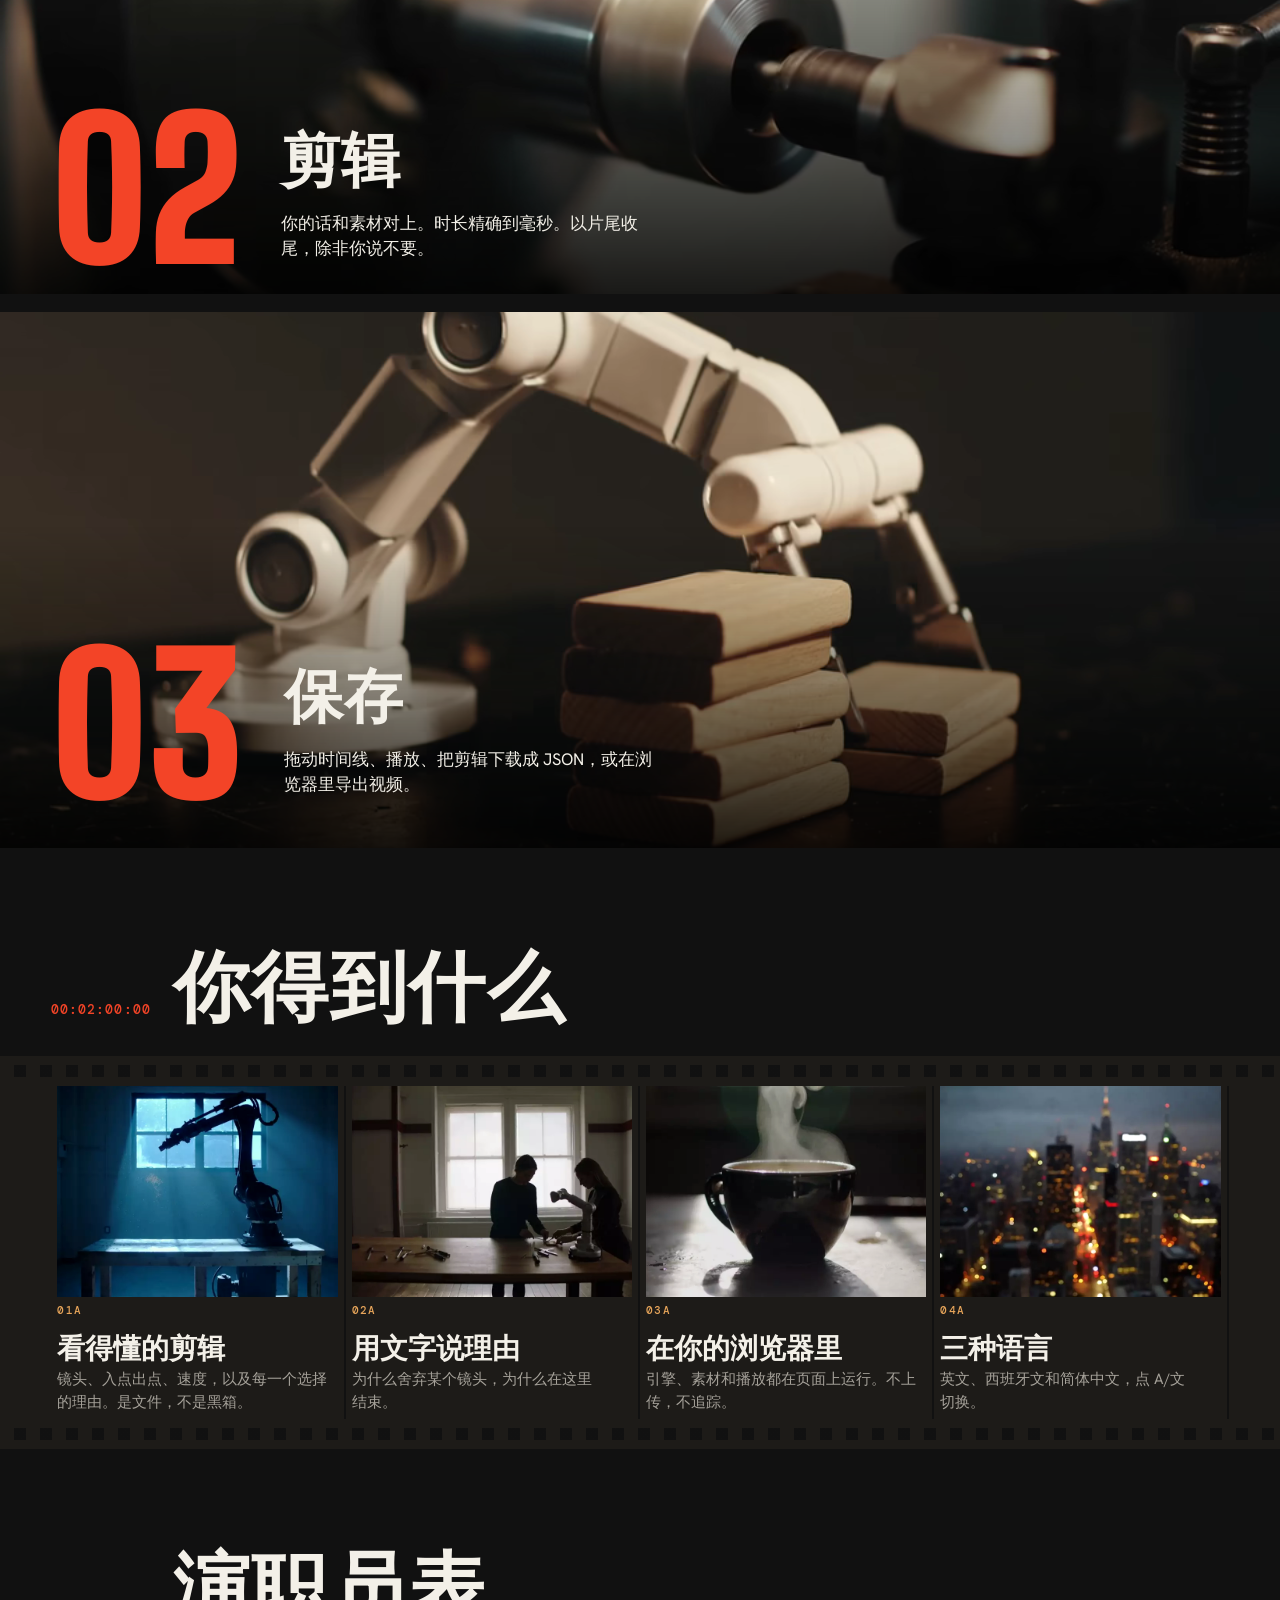
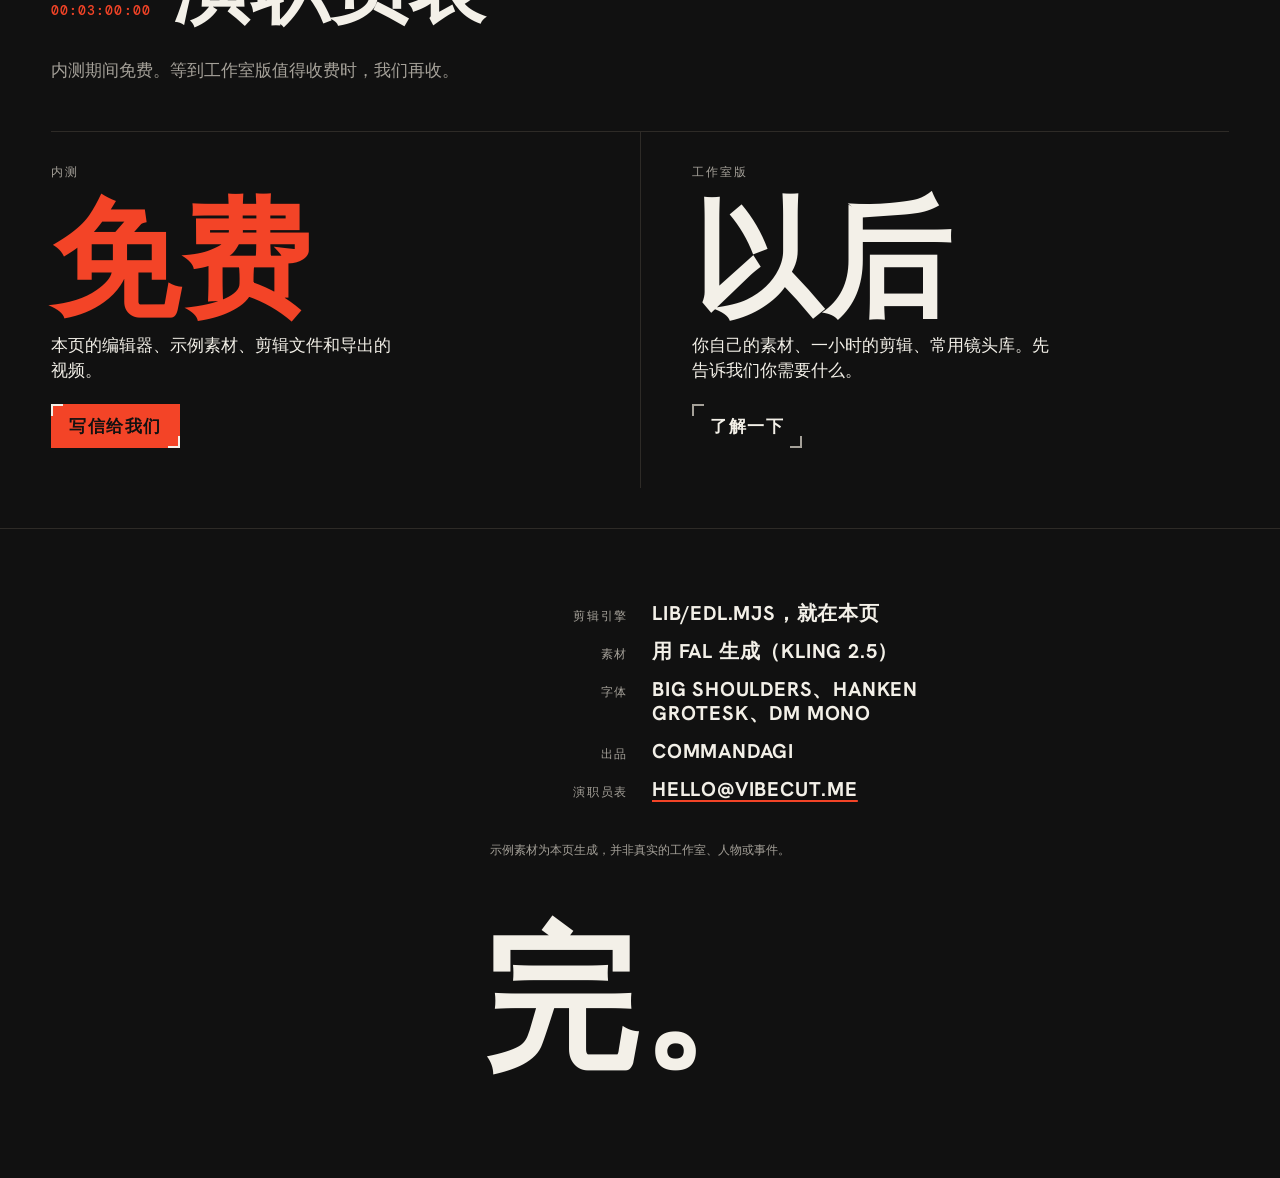
<file: zh/index.html>
<!doctype html>
<html lang="zh-Hans">
<head>
<meta charset="utf-8">
<meta name="viewport" content="width=device-width, initial-scale=1">
<meta http-equiv="Content-Security-Policy" content="default-src 'self'; script-src 'self'; style-src 'self' 'unsafe-inline'; img-src 'self' data: blob:; media-src 'self' blob:; font-src 'self'; connect-src 'none'; object-src 'none'; base-uri 'none'; form-action 'none'">
<title>VibeCut：说一句，剪出来</title>
<meta name="description" content="VibeCut 是一个在浏览器里运行的视频剪辑器。说出时长、镜头、节奏和要舍弃的内容，它就生成剪辑并播放。不上传任何东西。">
<meta name="theme-color" content="#101010">
<meta property="og:title" content="VibeCut：说一句，剪出来">
<meta property="og:description" content="VibeCut 是一个在浏览器里运行的视频剪辑器。说出时长、镜头、节奏和要舍弃的内容，它就生成剪辑并播放。不上传任何东西。">
<meta property="og:image" content="https://vibecut.commandagi.app/og.png">
<meta property="og:url" content="https://vibecut.commandagi.app/zh/">
<meta name="twitter:card" content="summary_large_image">
<link rel="canonical" href="https://vibecut.commandagi.app/zh/">
<link rel="alternate" hreflang="en" href="https://vibecut.commandagi.app/">
<link rel="alternate" hreflang="es" href="https://vibecut.commandagi.app/es/">
<link rel="alternate" hreflang="zh-Hans" href="https://vibecut.commandagi.app/zh/">
<link rel="alternate" hreflang="x-default" href="https://vibecut.commandagi.app/">
<link rel="preload" href="../fonts/big-shoulders-latin.woff2" as="font" type="font/woff2" crossorigin>
<link rel="preload" href="../fonts/hanken-latin.woff2" as="font" type="font/woff2" crossorigin>
<link rel="stylesheet" href="../style.css">
<link rel="icon" href="../mark.svg" type="image/svg+xml">
<link rel="apple-touch-icon" href="../touch-icon.png">
</head>
<body data-locale="zh-Hans" data-root="../">
<a class="skip" href="#main">跳到正文</a>

<header class="slate">
  <a class="brand" href="../" aria-label="VibeCut 首页"><img src="../wordmark.svg" alt="VibeCut" width="114" height="32"></a>
  <p class="slate__meta" aria-hidden="true"><span>第 1 卷</span><span>场 01</span><span>条 03</span></p>
  <button class="lang-btn" type="button" aria-haspopup="dialog" aria-label="语言">
    <span class="lang-btn__glyph" aria-hidden="true">A<span>/</span><span lang="zh-Hans">文</span></span>
  </button>
</header>

<dialog id="lang" aria-label="语言">
  <h2>语言</h2>
  <ul>
    <li><a href="/" hreflang="en" lang="en">English</a></li>
    <li><a href="/es/" hreflang="es" lang="es">Español</a></li>
    <li><a href="/zh/" hreflang="zh-Hans" lang="zh-Hans">简体中文</a></li>
  </ul>
  <button class="key" type="button" data-close>关闭</button>
</dialog>

<main id="main">
  <section class="screening" id="cut" aria-labelledby="title">
    <div class="screen-well">
      <div class="screen" id="screen" data-frame="scope">
        <canvas id="preview" width="1280" height="536" aria-label="说一句，剪出来。"></canvas>
        <p class="frame-tag" aria-hidden="true"><span id="frame-name">2.39:1</span></p>
      </div>
      <div class="title-card">
        <h1 id="title">说一句，剪出来。</h1>
        <p class="lede">说时长、要哪些镜头、节奏多快、舍弃什么。VibeCut 就在这里剪好并播放。</p>
      </div>
    </div>

    <div class="deck">
      <div class="transport">
        <button class="key key--play" type="button" id="play">播放</button>
        <output class="clock" id="clock" aria-live="off">00:00.0 / 00:20</output>
        <button class="key" type="button" id="download">下载剪辑单</button>
        <button class="key" type="button" id="export">导出视频</button>
      </div>

      <div class="timeline-shell">
        <p class="rule-label" id="timeline-label">时间线</p>
        <div class="timeline" id="timeline" role="group" aria-labelledby="timeline-label"></div>
      </div>

      <form class="cmd" id="cut-form">
        <label for="description">描述你要的剪辑</label>
        <div class="cmd__row">
          <textarea id="description" name="description" rows="2">20 秒，快剪，机械臂的全景，以标志结尾，不要咖啡</textarea>
          <button class="key key--cut" type="submit">开始剪辑</button>
        </div>
        <div class="takes" role="group" aria-label="示例">
          <button type="button" data-preset="30 秒，慢，清晨的工作室，不要城市"><span aria-hidden="true">TK 1</span> 一段安静的片子</button>
          <button type="button" data-preset="15 秒特写，手和镜头，慢动作，竖屏"><span aria-hidden="true">TK 2</span> 特写，竖屏</button>
          <button type="button" data-preset="A quiet 30 second film of the studio at dawn, slow"><span aria-hidden="true">TK 3</span> A film (en)</button>
          <button type="button" data-preset="Un corte de 20 segundos del brazo robot, rápido, sin café"><span aria-hidden="true">TK 4</span> Un corte (es)</button>
        </div>
      </form>

      <p class="summary" id="summary" role="status"></p>

      <div class="notes">
        <div class="why">
          <h2>为什么这样剪</h2>
          <ul id="why"></ul>
        </div>
        <div class="edl-wrap">
          <h2>剪辑决定表</h2>
          <table class="edl" id="edl"></table>
          <p class="save-note">剪辑是一个纯 JSON 文件。导出视频时边播边录，实时进行。</p>
        </div>
      </div>

      <p class="fine">内测期间免费。无需登录，无需上传：素材和剪辑引擎都在这个页面里。 <span class="disclose">示例素材为本页生成，并非真实的工作室、人物或事件。</span></p>
      <p id="lang-hint" hidden><a href="/"></a></p>
    </div>
  </section>

  <section class="interstitial" aria-labelledby="reason">
    <div class="interstitial__picture"><video class="loop " muted loop playsinline preload="none" poster="../media/city-night.webp" aria-hidden="true" tabindex="-1">
        <source src="../media/city-night.webm" type='video/webm; codecs="av01.0.05M.08"'>
        <source src="../media/city-night.mp4" type="video/mp4">
      </video></div>
    <div class="interstitial__words">
      <h2 id="reason">每一刀都有理由。</h2>
      <p>引擎读的是你的话，不是你的心思。同样的话，永远剪出同样的片子。</p>
    </div>
  </section>

  <section class="plates" id="how" aria-labelledby="how-h">
    <h2 class="section-title" id="how-h"><span class="tc" aria-hidden="true">00:01:00:00</span>如何决定</h2>
    <ol>
      <li class="plate">
        <div class="plate__picture"><video class="loop " muted loop playsinline preload="none" poster="../media/lens-hands.webp" aria-hidden="true" tabindex="-1">
        <source src="../media/lens-hands.webm" type='video/webm; codecs="av01.0.05M.08"'>
        <source src="../media/lens-hands.mp4" type="video/mp4">
      </video></div>
        <div class="plate__words">
          <p class="plate__num" aria-hidden="true">01</p>
          <h3>描述</h3>
          <p>时长、镜头类型、节奏、对象、要舍弃的内容，以及画幅。支持英文、西班牙文和中文。</p>
        </div>
      </li>
      <li class="plate">
        <div class="plate__picture"><video class="loop " muted loop playsinline preload="none" poster="../media/lathe-turn.webp" aria-hidden="true" tabindex="-1">
        <source src="../media/lathe-turn.webm" type='video/webm; codecs="av01.0.05M.08"'>
        <source src="../media/lathe-turn.mp4" type="video/mp4">
      </video></div>
        <div class="plate__words">
          <p class="plate__num" aria-hidden="true">02</p>
          <h3>剪辑</h3>
          <p>你的话和素材对上。时长精确到毫秒。以片尾收尾，除非你说不要。</p>
        </div>
      </li>
      <li class="plate">
        <div class="plate__picture"><video class="loop " muted loop playsinline preload="none" poster="../media/arm-stack.webp" aria-hidden="true" tabindex="-1">
        <source src="../media/arm-stack.webm" type='video/webm; codecs="av01.0.05M.08"'>
        <source src="../media/arm-stack.mp4" type="video/mp4">
      </video></div>
        <div class="plate__words">
          <p class="plate__num" aria-hidden="true">03</p>
          <h3>保存</h3>
          <p>拖动时间线、播放、把剪辑下载成 JSON，或在浏览器里导出视频。</p>
        </div>
      </li>
    </ol>
  </section>

  <section class="contact" id="what" aria-labelledby="what-h">
    <h2 class="section-title" id="what-h"><span class="tc" aria-hidden="true">00:02:00:00</span>你得到什么</h2>
    <ul class="strip">
      <li class="frame">
        <img src="../media/dawn-studio.webp" alt="" width="960" height="540" loading="lazy" decoding="async">
        <p class="frame__no" aria-hidden="true">01A</p>
        <h3>看得懂的剪辑</h3>
        <p>镜头、入点出点、速度，以及每一个选择的理由。是文件，不是黑箱。</p>
      </li>
      <li class="frame">
        <img src="../media/studio-wide.webp" alt="" width="960" height="540" loading="lazy" decoding="async">
        <p class="frame__no" aria-hidden="true">02A</p>
        <h3>用文字说理由</h3>
        <p>为什么舍弃某个镜头，为什么在这里结束。</p>
      </li>
      <li class="frame">
        <img src="../media/coffee-steam.webp" alt="" width="960" height="540" loading="lazy" decoding="async">
        <p class="frame__no" aria-hidden="true">03A</p>
        <h3>在你的浏览器里</h3>
        <p>引擎、素材和播放都在页面上运行。不上传，不追踪。</p>
      </li>
      <li class="frame">
        <img src="../media/city-night.webp" alt="" width="960" height="540" loading="lazy" decoding="async">
        <p class="frame__no" aria-hidden="true">04A</p>
        <h3>三种语言</h3>
        <p>英文、西班牙文和简体中文，点 A/文 切换。</p>
      </li>
    </ul>
  </section>

  <section class="credits" id="pricing" aria-labelledby="credits-h">
    <h2 class="section-title" id="credits-h"><span class="tc" aria-hidden="true">00:03:00:00</span>演职员表</h2>
    <p class="credits__sub">内测期间免费。等到工作室版值得收费时，我们再收。</p>
    <div class="billing">
      <div class="bill">
        <h3>内测</h3>
        <p class="bill__price">免费</p>
        <p>本页的编辑器、示例素材、剪辑文件和导出的视频。</p>
        <a class="key key--cut" href="mailto:hello@vibecut.me">写信给我们</a>
      </div>
      <div class="bill">
        <h3>工作室版</h3>
        <p class="bill__price">以后</p>
        <p>你自己的素材、一小时的剪辑、常用镜头库。先告诉我们你需要什么。</p>
        <a class="key" href="mailto:hello@vibecut.me?subject=VibeCut%20Studio">了解一下</a>
      </div>
    </div>
  </section>
</main>

<footer class="roll">
  <dl>
    <div><dt>剪辑引擎</dt><dd>lib/edl.mjs，就在本页</dd></div>
    <div><dt>素材</dt><dd>用 fal 生成（Kling 2.5）</dd></div>
    <div><dt>字体</dt><dd>Big Shoulders、Hanken Grotesk、DM Mono</dd></div>
    <div><dt>出品</dt><dd>CommandAGI</dd></div>
    <div><dt>演职员表</dt><dd><a href="mailto:hello@vibecut.me">hello@vibecut.me</a></dd></div>
  </dl>
  <p class="disclose">示例素材为本页生成，并非真实的工作室、人物或事件。</p>
  <p class="fin">完。</p>
</footer>

<nav class="reel" aria-label="站点">
  <ol class="reel__track">
    <li><a href="#cut"><span class="reel__no" aria-hidden="true">R1</span> <span class="reel__label">剪辑</span></a></li>
    <li><a href="#how"><span class="reel__no" aria-hidden="true">R2</span> <span class="reel__label">如何决定</span></a></li>
    <li><a href="#what"><span class="reel__no" aria-hidden="true">R3</span> <span class="reel__label">你得到什么</span></a></li>
    <li><a href="#pricing"><span class="reel__no" aria-hidden="true">R4</span> <span class="reel__label">演职员表</span></a></li>
  </ol>
  <span class="reel__head" aria-hidden="true"></span>
  <span class="reel__tc" id="scroll-tc" aria-hidden="true">00:00:00:00</span>
</nav>

<script type="module" src="../app/lang.mjs"></script>
<script type="module" src="../app/reels.mjs"></script>
<script type="module" src="../app/app.mjs"></script>
</body>
</html>
</file>
<file: style.css>
/* VibeCut: a screening room. One stylesheet for the three languages; fonts are self-hosted, nothing external.
   Grammar: black is the room, ivory is the picture's light, vermilion is the editor's mark. Record red appears only
   while a render records. No radius anywhere: frames are cut, not rounded. */

@font-face { font-family: "Big Shoulders"; src: url("fonts/big-shoulders-latin.woff2") format("woff2"); font-weight: 500 900; font-display: swap; }
@font-face { font-family: "Hanken Grotesk"; src: url("fonts/hanken-latin.woff2") format("woff2"); font-weight: 300 700; font-display: swap; }
@font-face { font-family: "Hanken Grotesk"; src: url("fonts/hanken-italic-latin.woff2") format("woff2"); font-weight: 400; font-style: italic; font-display: swap; }
@font-face { font-family: "DM Mono"; src: url("fonts/dm-mono-400-latin.woff2") format("woff2"); font-weight: 400; font-display: swap; }
@font-face { font-family: "DM Mono"; src: url("fonts/dm-mono-500-latin.woff2") format("woff2"); font-weight: 500; font-display: swap; }
/* Metric-matched stand-ins while the faces load, so the title card does not jump. */
@font-face { font-family: "Big Shoulders fallback"; src: local("Arial Narrow"), local("Liberation Sans Narrow"), local("Arial"); size-adjust: 78%; ascent-override: 118%; }
@font-face { font-family: "Hanken fallback"; src: local("Arial"), local("Liberation Sans"); size-adjust: 98%; ascent-override: 100%; }

:root {
  --black: #101010;
  --black: oklch(0.178 0 0);
  --well: #050505;
  --ivory: #f3f0e8;
  --ivory: oklch(0.954 0.011 88);
  --ivory-2: #a8a49b;
  --ivory-2: oklch(0.71 0.013 85);
  --line: #2b2925;
  --line: oklch(0.29 0.008 75);
  --mark: #f0442c;
  --mark: oklch(0.64 0.215 32);
  --rec: #ff2a3c;
  --tungsten: #e9a65a;
  --tungsten: oklch(0.77 0.12 68);
  --steel: #8ea3b0;
  --display: "Big Shoulders", "Big Shoulders fallback", "Arial Narrow", sans-serif;
  --text: "Hanken Grotesk", "Hanken fallback", Arial, sans-serif;
  --mono: "DM Mono", ui-monospace, Menlo, Consolas, monospace;
  --gut: clamp(16px, 4vw, 64px);
  --reel-h: 46px;
  color-scheme: dark;
}

* { box-sizing: border-box; }
html { -webkit-text-size-adjust: 100%; scroll-behavior: smooth; scroll-padding-bottom: var(--reel-h); }
body {
  margin: 0; background: var(--black); color: var(--ivory);
  font: 400 17px/1.5 var(--text); font-optical-sizing: auto;
  padding-bottom: var(--reel-h);
}
body:lang(zh-Hans) { font-family: var(--text), "PingFang SC", "Noto Sans SC", "Microsoft YaHei", sans-serif; }
h1, h2, h3 { text-wrap: balance; margin: 0; font-weight: inherit; }
p, li, dd { text-wrap: pretty; }
a { color: var(--ivory); text-decoration-color: var(--mark); text-decoration-thickness: 2px; text-underline-offset: 4px; }
a:hover { color: var(--mark); }
img, video, canvas { display: block; max-width: 100%; }

/* Focus is a vermilion frame line with its own gap, the same mark an editor draws around a selection. */
:focus-visible { outline: 2px solid var(--mark); outline-offset: 3px; }

.skip {
  position: absolute; left: 8px; top: -60px; z-index: 30; background: var(--mark); color: var(--black);
  font: 500 14px/1 var(--mono); padding: 12px 14px; text-decoration: none;
}
.skip:focus { top: 8px; }

/* ── the slate: the top letterbox bar ─────────────────────────────────────────────────────────── */
.slate {
  display: grid; grid-template-columns: auto 1fr auto; align-items: center; gap: 24px;
  padding: 18px var(--gut) 16px; background: var(--well);
}
.brand { display: block; line-height: 0; }
.brand img { height: 26px; width: auto; }
.slate__meta {
  margin: 0; justify-self: center; display: flex; gap: 22px;
  font: 400 12px/1 var(--mono); letter-spacing: 0.14em; text-transform: uppercase; color: var(--ivory-2);
}
.slate__meta span + span::before { content: "/"; margin-inline-end: 22px; color: var(--line); }

.lang-btn {
  appearance: none; background: none; color: var(--ivory); border: 0; cursor: pointer;
  font: 500 15px/1 var(--mono); padding: 8px 4px; border-bottom: 2px solid var(--line);
}
.lang-btn:hover { border-bottom-color: var(--mark); }
.lang-btn__glyph span:first-child { color: var(--ivory-2); padding-inline: 1px; }
.lang-btn__glyph span:last-child { font-family: "PingFang SC", "Noto Sans SC", sans-serif; }

dialog#lang {
  border: 0; border-top: 6px solid var(--mark); background: var(--black); color: var(--ivory);
  padding: 28px 32px 24px; min-width: min(320px, 90vw);
}
dialog#lang::backdrop { background: rgb(0 0 0 / 0.78); }
dialog#lang h2 { font: 400 12px/1 var(--mono); letter-spacing: 0.14em; text-transform: uppercase; color: var(--ivory-2); margin-bottom: 14px; }
dialog#lang ul { list-style: none; margin: 0 0 18px; padding: 0; }
dialog#lang a { display: block; padding: 8px 0; font: 800 30px/1 var(--display); text-transform: uppercase; text-decoration: none; }
dialog#lang a[aria-current="true"] { color: var(--mark); }
dialog#lang a[aria-current="true"]::after { content: " ●"; font-size: 12px; vertical-align: middle; }

/* ── keys: the buttons are cut like frames, with crop marks at two corners ────────────────────── */
.key {
  --c: var(--ivory-2);
  position: relative; display: inline-flex; align-items: center; justify-content: center; gap: 8px;
  min-height: 44px; padding: 10px 18px; border: 0; background: transparent; color: var(--ivory);
  font: 700 17px/1 var(--display); letter-spacing: 0.09em; text-transform: uppercase; text-decoration: none;
  cursor: pointer; transition: color .15s;
}
.key::before, .key::after {
  content: ""; position: absolute; width: 10px; height: 10px; border: 0 solid var(--c);
  transition: inset .18s cubic-bezier(.2,.7,.2,1), border-color .15s;
}
.key::before { inset: 0 auto auto 0; border-width: 2px 0 0 2px; }
.key::after { inset: auto 0 0 auto; border-width: 0 2px 2px 0; }
.key:hover { color: var(--ivory); --c: var(--mark); }
.key:hover::before { inset: -4px auto auto -4px; }
.key:hover::after { inset: auto -4px -4px auto; }
.key:focus-visible { outline: none; --c: var(--mark); }
.key:focus-visible::before { inset: -5px auto auto -5px; width: 14px; height: 14px; }
.key:focus-visible::after { inset: auto -5px -5px auto; width: 14px; height: 14px; }
.key--cut { background: var(--mark); color: var(--black); --c: var(--ivory); }
.key--cut:hover { color: var(--black); --c: var(--ivory); }
.key:disabled { color: var(--ivory-2); cursor: default; }
/* Record red is for the one live thing on the page: a render that is recording. */
.key.is-recording { color: var(--ivory); }
.key.is-recording::before { content: ""; position: static; width: 10px; height: 10px; border: 0; background: var(--rec); border-radius: 50%; animation: rec 1s steps(2, jump-none) infinite; }
@keyframes rec { 50% { opacity: .25; } }

/* ── the screening: the screen, its title card, the deck under it ──────────────────────────────── */
.screen-well {
  --h: min(calc(100vw / 2.39), 74svh);
  position: relative; background: var(--well); display: grid; place-items: center; height: var(--h);
}
.screen {
  --aspect: 2.39;
  position: relative; width: min(100%, calc(var(--h) * var(--aspect))); aspect-ratio: var(--aspect);
  overflow: hidden; background: #000; view-transition-name: screen;
}
.screen canvas { position: absolute; inset: 0; width: 100%; height: 100%; }
.title-card {
  position: absolute; inset: auto auto 0 0; padding: 0 var(--gut) clamp(18px, 3.4vw, 52px);
  pointer-events: none; transition: opacity .6s ease, translate .6s ease;
}
.title-card h1 {
  font: 900 clamp(46px, 8.6vw, 156px)/0.84 var(--display); text-transform: uppercase; letter-spacing: -0.005em;
  max-width: 9.5ch; color: var(--ivory);
  text-shadow: 0 0 1px rgb(0 0 0 / .6), 0 2px 30px rgb(0 0 0 / .55);
}
.title-card h1:lang(zh-Hans) { font-family: "PingFang SC", "Noto Sans SC", var(--display); font-weight: 900; max-width: 7em; line-height: 1.02; letter-spacing: 0.02em; }
.lede {
  margin: 14px 0 0; max-width: 34ch; font-size: clamp(16px, 1.35vw, 20px); color: var(--ivory);
  text-shadow: 0 1px 14px rgb(0 0 0 / .8);
}
/* The title gives the screen to the picture while it plays: the card's job is done once the cut runs. */
.screening.is-playing .title-card { opacity: 0; translate: 0 12px; }
.frame-tag {
  position: absolute; top: 12px; left: 14px; margin: 0;
  font: 500 11px/1 var(--mono); letter-spacing: 0.12em; color: var(--ivory); background: rgb(0 0 0 / .55); padding: 5px 7px;
}

.deck {
  display: grid; gap: 22px 4vw; padding: 18px var(--gut) 72px;
  grid-template-columns: minmax(0, 7fr) minmax(0, 5fr);
  grid-template-areas: "transport transport" "timeline timeline" "summary summary" "cmd edl" "why edl" "fine edl" "hint hint";
  align-items: start;
}
.transport { grid-area: transport; display: flex; align-items: center; gap: 10px 18px; flex-wrap: wrap; }
.timeline-shell { grid-area: timeline; }
.cmd { grid-area: cmd; }
.summary { grid-area: summary; }
.notes { display: contents; }
.why { grid-area: why; }
.edl-wrap { grid-area: edl; }
.fine { grid-area: fine; }
#lang-hint { grid-area: hint; margin: 0; font: 400 13px/1.4 var(--mono); }

.key--play { min-width: 112px; font-size: 20px; }
.clock {
  font: 500 clamp(22px, 2.2vw, 32px)/1 var(--mono); font-variant-numeric: tabular-nums; letter-spacing: 0.02em;
  margin-inline-end: auto; color: var(--ivory);
}

.rule-label, .cmd label, .notes h2 {
  display: block; margin: 0 0 10px; font: 400 12px/1 var(--mono); letter-spacing: 0.14em; text-transform: uppercase; color: var(--ivory-2);
}

.timeline {
  position: relative; display: flex; height: 96px; background: var(--well);
}
.clip {
  --tint: var(--ivory);
  position: relative; min-width: 8px; flex-basis: 0; border: 0; border-inline-end: 2px solid var(--well); padding: 0;
  overflow: hidden; cursor: pointer; text-align: start; color: var(--ivory); font: inherit; background: #1b1a18 center / cover no-repeat;
  display: flex; flex-direction: column; justify-content: space-between;
  border-top: 3px solid var(--tint);
}
.clip--wide { --tint: var(--ivory); }
.clip--close { --tint: var(--tungsten); }
.clip--b-roll { --tint: var(--steel); }
.clip--logo { --tint: var(--mark); background: var(--black); }
.clip::after { content: ""; position: absolute; inset: 0; background: rgb(0 0 0 / .38); transition: background .15s; }
.clip:hover::after { background: rgb(0 0 0 / .1); }
.clip > span { position: relative; z-index: 1; padding: 5px 7px; overflow: hidden; text-overflow: ellipsis; white-space: nowrap; }
.clip__name { font: 600 12px/1.15 var(--text); text-shadow: 0 1px 4px #000; }
.clip__time { font: 400 11px/1 var(--mono); font-variant-numeric: tabular-nums; color: var(--ivory); text-shadow: 0 1px 4px #000; }
.clip:focus-visible { outline-offset: -2px; z-index: 2; }
.playhead { position: absolute; top: -12px; bottom: -6px; width: 2px; margin-left: -1px; background: var(--mark); pointer-events: none; z-index: 3; }
.playhead::before { content: ""; position: absolute; top: 0; left: -5px; border: 6px solid transparent; border-top: 8px solid var(--mark); }

.cmd__row { display: flex; gap: 14px; align-items: flex-end; }
textarea#description {
  flex: 1; min-height: 3.4em; resize: vertical; background: transparent; color: var(--ivory);
  border: 0; border-bottom: 2px solid var(--ivory-2); padding: 6px 0 8px; font: 400 clamp(18px, 1.5vw, 22px)/1.4 var(--text);
}
textarea#description:focus-visible { outline: none; border-bottom-color: var(--mark); }
.cmd .key--cut { flex: none; min-height: 52px; padding-inline: 24px; font-size: 20px; }
.takes { display: flex; flex-wrap: wrap; gap: 4px 20px; margin-top: 14px; }
.takes button {
  appearance: none; background: none; border: 0; padding: 6px 0; cursor: pointer; color: var(--ivory-2);
  font: 400 14px/1.3 var(--text); text-align: start;
}
.takes button span { font: 500 11px/1 var(--mono); letter-spacing: 0.1em; color: var(--mark); margin-inline-end: 4px; }
.takes button:hover { color: var(--ivory); text-decoration: underline 2px var(--mark); text-underline-offset: 5px; }

.summary { min-height: 1.4em; margin: -10px 0 0; font: 400 13px/1.4 var(--mono); color: var(--ivory-2); text-align: end; }
.why ul { list-style: none; margin: 0; padding: 0; }
.why li { padding: 7px 0 7px 22px; position: relative; font-size: 15px; border-top: 1px solid var(--line); }
.why li::before { content: "✂"; position: absolute; left: 0; top: 7px; color: var(--mark); font-size: 13px; }
.edl-wrap { min-width: 0; overflow-x: auto; }
.edl { width: 100%; border-collapse: collapse; font: 400 12px/1.5 var(--mono); font-variant-numeric: tabular-nums; }
.edl th { text-align: start; font-weight: 400; color: var(--ivory-2); border-bottom: 1px solid var(--line); padding: 0 8px 4px 0; }
.edl td { padding: 3px 8px 3px 0; white-space: nowrap; }
.edl td:nth-child(2) { white-space: normal; }
.edl tr.is-now td { color: var(--mark); }
.save-note { margin: 8px 0 0; font-size: 13px; color: var(--ivory-2); }
.fine { margin: 0; font-size: 14px; color: var(--ivory-2); max-width: 60ch; }
.disclose { font: 400 12px/1.5 var(--mono); color: var(--ivory-2); }
.fine .disclose { display: block; margin-top: 6px; }

/* ── the interstitial: a whole screen of picture, the bars close in as it arrives ──────────────── */
.interstitial { view-timeline: --interstitial; position: relative; height: 92svh; min-height: 460px; overflow: hidden; background: #000; }
.interstitial__picture, .plate__picture { position: absolute; inset: 0; }
.loop { width: 100%; height: 100%; object-fit: cover; }
.interstitial::before, .interstitial::after {
  content: ""; position: absolute; inset-inline: 0; height: 13%; background: var(--black); z-index: 1;
}
.interstitial::before { top: 0; }
.interstitial::after { bottom: 0; }
.interstitial__words {
  position: absolute; z-index: 2; inset: auto var(--gut) calc(13% + 28px) var(--gut);
}
.interstitial h2 {
  font: 900 clamp(48px, 9vw, 168px)/0.84 var(--display); text-transform: uppercase; max-width: 11ch;
  text-shadow: 0 2px 40px rgb(0 0 0 / .6);
}
.interstitial h2:lang(zh-Hans), .plates h3:lang(zh-Hans), .section-title:lang(zh-Hans), .bill__price:lang(zh-Hans), .fin:lang(zh-Hans) { font-family: "PingFang SC", "Noto Sans SC", var(--display); letter-spacing: 0.02em; line-height: 1.05; }
.interstitial p { margin: 16px 0 0; max-width: 40ch; font-size: clamp(16px, 1.3vw, 19px); text-shadow: 0 1px 14px rgb(0 0 0 / .9); }

/* ── section titles: a timecode, then the words ───────────────────────────────────────────────── */
.section-title {
  display: flex; flex-wrap: wrap; align-items: baseline; gap: 6px 22px; padding: 96px var(--gut) 32px;
  font: 800 clamp(40px, 6vw, 96px)/0.9 var(--display); text-transform: uppercase;
}
.tc { font: 500 13px/1 var(--mono); letter-spacing: 0.08em; color: var(--mark); }

/* ── plates: how it decides, one composed frame each, stacked like cards on a light box ───────── */
.plates ol { list-style: none; margin: 0; padding: 0; }
.plate { position: relative; height: min(calc(100vw / 2.39), 80svh); min-height: 420px; overflow: hidden; background: #000; }
.plate::after { content: ""; position: absolute; inset: 40% 0 0; background: linear-gradient(to top, rgb(0 0 0 / .85), transparent); }
.plate__words { position: absolute; z-index: 1; inset: auto var(--gut) clamp(24px, 4vw, 56px) var(--gut); display: grid; grid-template-columns: auto 1fr; gap: 0 clamp(16px, 3vw, 44px); align-items: end; }
.plate__num { grid-row: span 2; margin: 0; font: 900 clamp(90px, 15vw, 260px)/0.74 var(--display); color: var(--mark); }
.plate h3 { font: 800 clamp(34px, 4.6vw, 76px)/0.9 var(--display); text-transform: uppercase; }
.plate__words p:last-child { margin: 12px 0 0; max-width: 42ch; font-size: clamp(16px, 1.3vw, 19px); }
@media (min-width: 768px) {
  .plate { position: sticky; top: 0; }
  .plate + .plate { box-shadow: 0 -18px 0 var(--black); }
}

/* ── the contact sheet: a strip of film, edge numbers and all ─────────────────────────────────── */
.strip {
  list-style: none; margin: 0; padding: 30px var(--gut);
  display: grid; grid-template-columns: repeat(4, minmax(0, 1fr)); gap: 0;
  background:
    repeating-linear-gradient(90deg, transparent 0 14px, var(--black) 14px 26px) top 9px left 0 / 100% 12px no-repeat,
    repeating-linear-gradient(90deg, transparent 0 14px, var(--black) 14px 26px) bottom 9px left 0 / 100% 12px no-repeat,
    #1d1b18;
}
.frame { padding: 0 6px; border-inline-end: 2px solid var(--black); }
.frame img { width: 100%; height: auto; aspect-ratio: 4 / 3; object-fit: cover; filter: saturate(.9) contrast(1.05); }
.frame__no { margin: 8px 0 18px; font: 500 11px/1 var(--mono); color: var(--tungsten); letter-spacing: 0.12em; }
.frame h3 { font: 800 clamp(24px, 2.2vw, 34px)/0.95 var(--display); text-transform: uppercase; }
.frame h3:lang(zh-Hans) { font-family: "PingFang SC", "Noto Sans SC", var(--display); }
.frame p:last-child { margin: 8px 0 6px; font-size: 15px; color: var(--ivory-2); }

/* ── credits: pricing set as the end titles ───────────────────────────────────────────────────── */
.credits { padding-bottom: 40px; }
.credits__sub { margin: 0 var(--gut) 48px; max-width: 46ch; color: var(--ivory-2); }
.billing { display: grid; grid-template-columns: 1fr 1fr; border-top: 1px solid var(--line); margin-inline: var(--gut); }
.bill { padding: 34px 4vw 40px 0; display: grid; align-content: start; gap: 10px; }
.bill + .bill { border-inline-start: 1px solid var(--line); padding-inline-start: 4vw; }
.bill h3 { font: 400 12px/1 var(--mono); letter-spacing: 0.16em; text-transform: uppercase; color: var(--ivory-2); }
.bill__price { margin: 0; font: 900 clamp(64px, 10vw, 160px)/0.82 var(--display); text-transform: uppercase; }
.bill:first-child .bill__price { color: var(--mark); }
.bill p:not(.bill__price) { margin: 0 0 10px; max-width: 36ch; }
.bill .key { justify-self: start; }

.roll { padding: 72px var(--gut) 56px; border-top: 1px solid var(--line); text-align: center; }
.roll dl { margin: 0 auto; display: grid; gap: 14px; max-width: 720px; }
.roll dl div { display: grid; grid-template-columns: 1fr 1fr; gap: 24px; align-items: baseline; }
.roll dt { text-align: end; font: 400 12px/1.3 var(--mono); letter-spacing: 0.14em; text-transform: uppercase; color: var(--ivory-2); }
.roll dd { text-align: start; margin: 0; font: 700 20px/1.2 var(--display); letter-spacing: 0.04em; text-transform: uppercase; }
.roll dd:lang(zh-Hans) { font-family: var(--text); }
.roll .disclose { margin: 40px auto 0; max-width: 52ch; }
.fin { margin: 56px 0 0; font: 900 clamp(64px, 12vw, 200px)/0.8 var(--display); text-transform: uppercase; color: var(--ivory); }

/* ── the reel: the site's nav is a scrubber of the page; the playhead and timecode follow the scroll ─ */
.reel {
  --p: 0;
  position: fixed; inset: auto 0 0 0; z-index: 20; height: var(--reel-h);
  display: grid; grid-template-columns: 1fr auto; align-items: stretch;
  background: rgb(5 5 5 / 0.94); border-top: 1px solid var(--line);
}
.reel__track { list-style: none; margin: 0; padding: 0; display: flex; position: relative; }
.reel__track li { flex: 1 1 0; border-inline-end: 1px solid var(--line); min-width: 0; }
.reel__track li:nth-child(1) { flex-grow: 1.4; }
.reel__track a {
  display: flex; align-items: center; gap: 8px; height: 100%; padding: 0 12px; text-decoration: none;
  font: 400 12px/1 var(--mono); letter-spacing: 0.08em; text-transform: uppercase; color: var(--ivory-2);
  white-space: nowrap; overflow: hidden;
}
.reel__track a:hover, .reel__track a[aria-current="true"] { color: var(--ivory); }
.reel__track a[aria-current="true"] .reel__no { color: var(--mark); }
.reel__track a:focus-visible { outline-offset: -3px; }
.reel__no { font-weight: 500; color: var(--ivory-2); }
.reel__head {
  position: absolute; top: 0; bottom: 0; width: 2px; background: var(--mark); pointer-events: none;
  left: calc(var(--p) * (100% - 150px));
}
.reel__tc { display: grid; place-items: center; width: 150px; font: 500 14px/1 var(--mono); font-variant-numeric: tabular-nums; color: var(--mark); border-inline-start: 1px solid var(--line); }
@supports (animation-timeline: scroll()) {
  .reel__head { left: 0; animation: scrub linear both; animation-timeline: scroll(root); }
  @keyframes scrub { to { left: calc(100% - 152px); } }
}

/* ── the motion grammar: hard cuts, short dissolves, nothing that bounces ─────────────────────── */
@supports (animation-timeline: view()) {
  @media (prefers-reduced-motion: no-preference) {
    .interstitial::before, .interstitial::after { animation: bars linear both; animation-timeline: --interstitial; animation-range: entry 0% entry 100%; }
    @keyframes bars { from { height: 50%; } to { height: 13%; } }
    .frame { animation: develop linear both; animation-timeline: view(); animation-range: entry 0% entry 70%; }
    @keyframes develop { from { filter: brightness(2.4) contrast(.55) saturate(0); } to { filter: none; } }
  }
}
::view-transition-group(screen) { animation-duration: .45s; animation-timing-function: cubic-bezier(.2,.7,.2,1); }
::view-transition-old(root), ::view-transition-new(root) { animation-duration: .25s; }

/* ── 768 and below: the deck becomes one column; 390 and 320 keep the screen first ────────────── */
@media (max-width: 1023px) {
  .deck { grid-template-columns: minmax(0, 1fr); grid-template-areas: "transport" "timeline" "summary" "cmd" "why" "edl" "fine" "hint"; }
  .strip { grid-template-columns: repeat(2, minmax(0, 1fr)); row-gap: 28px; }
}
@media (max-width: 767px) {
  .slate__meta { display: none; }
  .slate { grid-template-columns: 1fr auto; }
  .screen-well { --h: 64vw; display: block; height: auto; padding-top: calc((var(--h) - 100vw / 2.39) / 2); }
  .screen-well:has(.screen:not([data-frame="scope"])) { padding-top: 0; }
  .screen { margin-inline: auto; }
  .title-card { position: static; padding: 22px var(--gut) 0; }
  .screening.is-playing .title-card { opacity: 1; translate: none; }
  .timeline { height: 70px; }
  .clip__name { display: none; }
  .cmd__row { flex-direction: column; align-items: stretch; }
  .cmd .key--cut { width: 100%; }
  .transport { gap: 8px 14px; }
  .transport .key:not(.key--play) { padding-inline: 12px; font-size: 15px; }
  .clock { flex-basis: auto; }
  .plate { height: auto; min-height: 0; display: grid; }
  .plate__picture { position: relative; aspect-ratio: 16 / 9; }
  .plate::after { display: none; }
  .plate__words { position: static; padding: 18px var(--gut) 40px; background: var(--black); }
  .plate__num { font-size: 96px; }
  .interstitial { height: 78svh; }
  .strip { grid-template-columns: 1fr; padding-block: 34px; }
  .frame { border: 0; padding: 0 0 8px; }
  .frame img { aspect-ratio: 2.39 / 1; }
  .billing { grid-template-columns: 1fr; }
  .bill + .bill { border-inline-start: 0; border-top: 1px solid var(--line); padding-inline-start: 0; }
  .roll dl div { grid-template-columns: 1fr; gap: 4px; }
  .roll dt, .roll dd { text-align: center; }
  .reel__track a { justify-content: center; padding: 0 4px; }
  .reel__track a .reel__label { display: none; }
  .reel__tc { width: 116px; font-size: 13px; }
  .reel__head { left: calc(var(--p) * (100% - 116px)); }
  @supports (animation-timeline: scroll()) { @keyframes scrub { to { left: calc(100% - 118px); } } }
}

@media (prefers-reduced-motion: reduce) {
  html { scroll-behavior: auto; }
  *, *::before, *::after { transition-duration: .01ms !important; animation-duration: .01ms !important; animation-iteration-count: 1 !important; }
  .reel__head { animation: none !important; left: calc(var(--p) * (100% - 150px)); }
  ::view-transition-group(*), ::view-transition-old(*), ::view-transition-new(*) { animation: none !important; }
}
</file>
